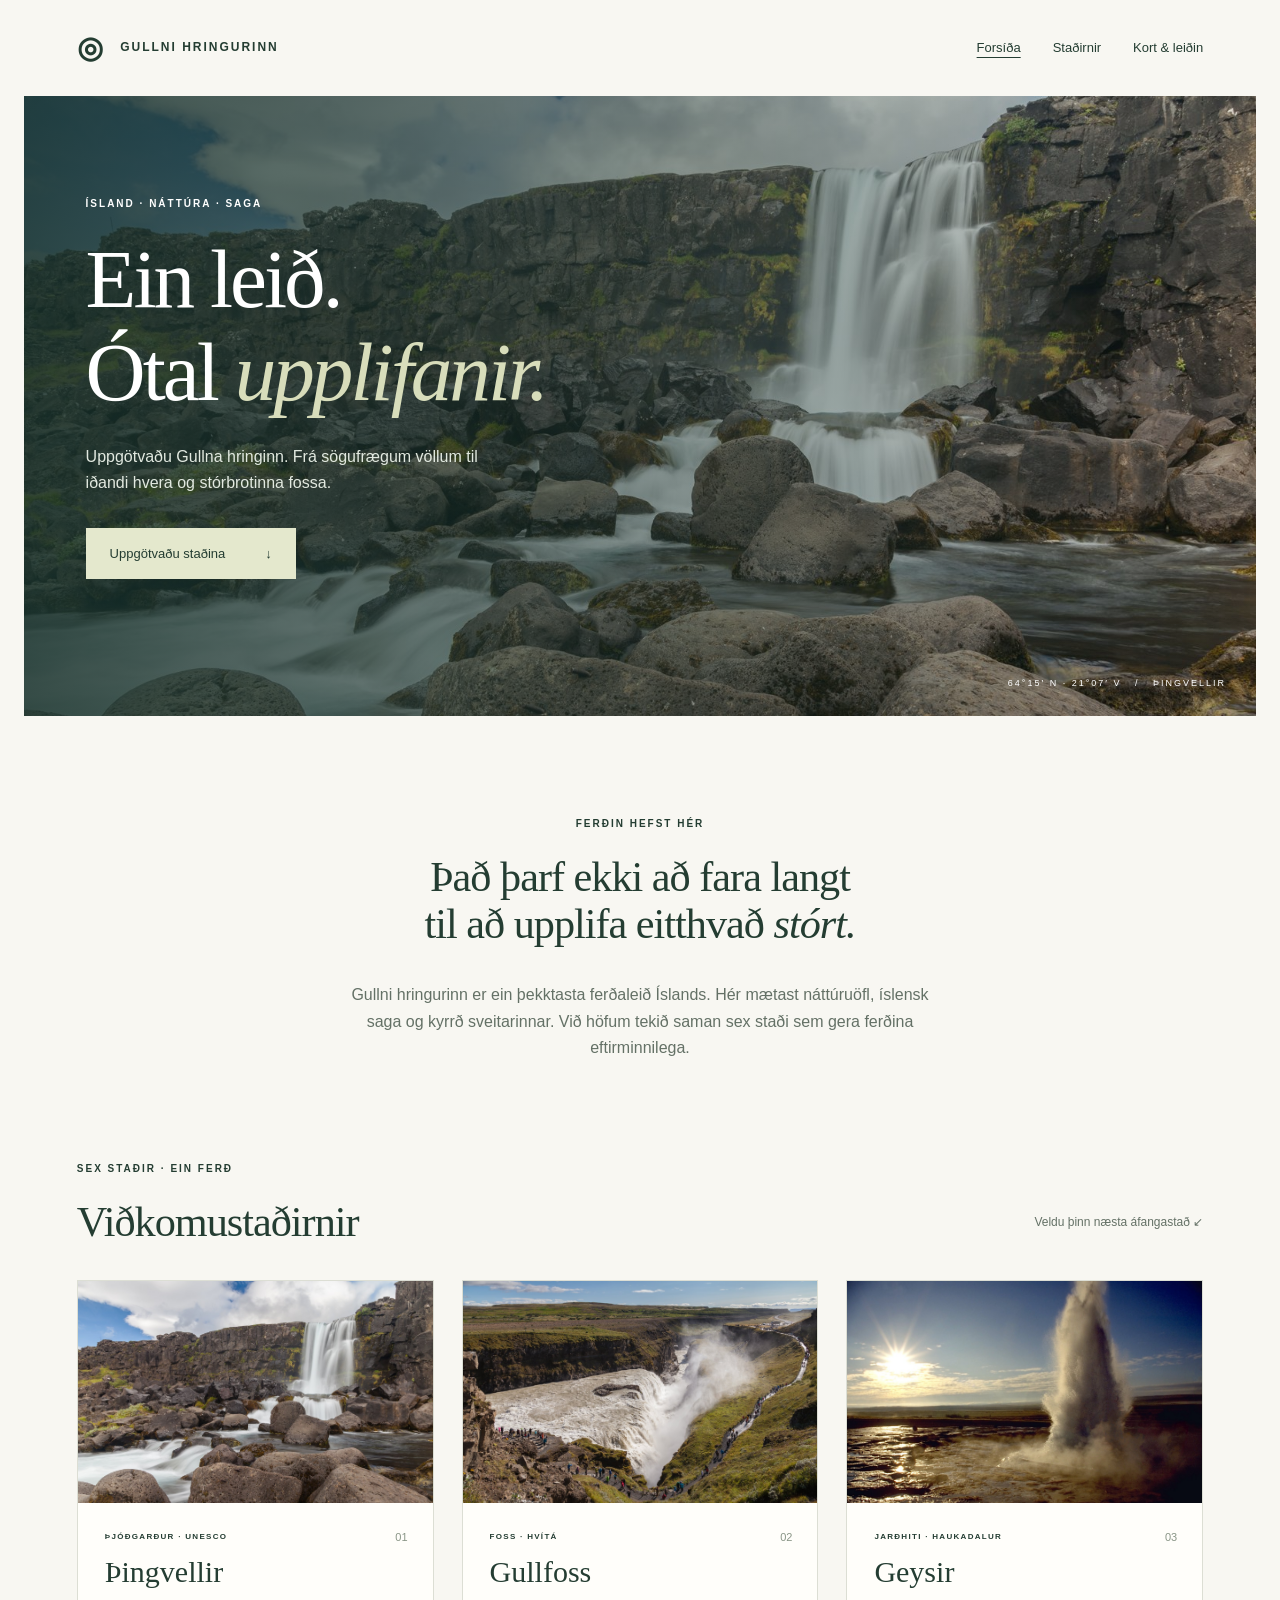
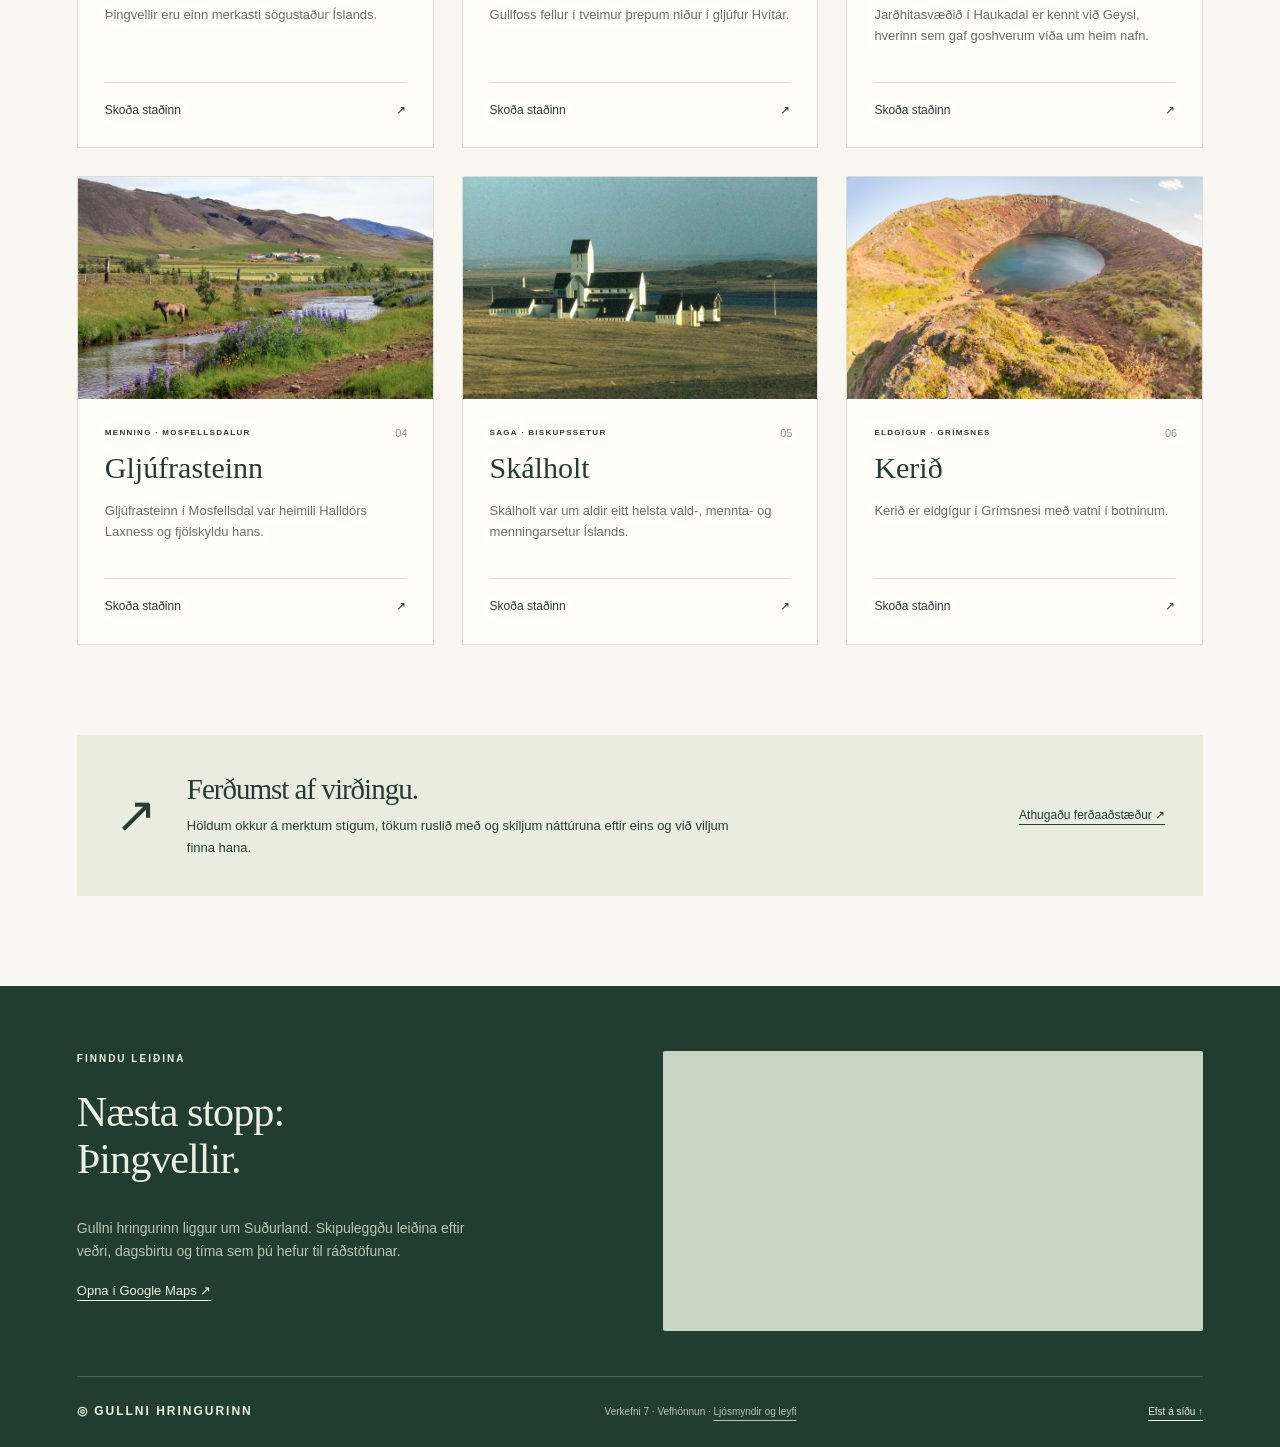
<file: verkefni-7/index.html>
<!doctype html>
<html lang="is">
<head>
    <meta charset="utf-8">
    <meta name="viewport" content="width=device-width, initial-scale=1">
    <meta name="description" content="Kynntu þér Gullna hringinn, náttúru, sögu og sex áhugaverða viðkomustaði á Suðurlandi.">
    <title>Forsíða · Gullni hringurinn</title>
    <link rel="stylesheet" href="styles.css">
</head>
<body id="top"><a class="skip-link" href="#main">Beint í efni</a><header class="site-header"><a class="brand" href="index.html"><span class="brand-icon">◎</span> GULLNI HRINGURINN</a><nav aria-label="Aðalvalmynd"><a href="index.html" aria-current="page">Forsíða</a><a href="index.html#stadir">Staðirnir</a><a href="#kort">Kort & leiðin</a></nav></header><main id="main"><section class="hero"><img src="images/thingvellir.jpg" alt="Öxarárfoss í Þingvallaþjóðgarði" width="1600" height="985"><div class="hero-copy"><span class="eyebrow">ÍSLAND · NÁTTÚRA · SAGA</span><h1>Ein leið.<br>Ótal <em>upplifanir.</em></h1><p>Uppgötvaðu Gullna hringinn. Frá sögufrægum völlum til iðandi hvera og stórbrotinna fossa.</p><a class="button" href="#stadir">Uppgötvaðu staðina <span aria-hidden="true">↓</span></a></div><span class="hero-caption">64°15′ N  ·  21°07′ V &nbsp; / &nbsp; ÞINGVELLIR</span></section><section class="intro"><span class="eyebrow">FERÐIN HEFST HÉR</span><h2>Það þarf ekki að fara langt<br>til að upplifa eitthvað <em>stórt.</em></h2><p>Gullni hringurinn er ein þekktasta ferðaleið Íslands. Hér mætast náttúruöfl, íslensk saga og kyrrð sveitarinnar. Við höfum tekið saman sex staði sem gera ferðina eftirminnilega.</p></section><section id="stadir" class="places"><div class="section-heading"><div><span class="eyebrow">SEX STAÐIR · EIN FERÐ</span><h2>Viðkomustaðirnir</h2></div><p>Veldu þinn næsta áfangastað ↙</p></div><div class="grid"><article class="place-card"><a class="image-link" href="thingvellir.html" aria-label="Nánar um Þingvellir"><img src="images/thingvellir.jpg" alt="Öxarárfoss í Þingvallaþjóðgarði" loading="lazy" width="1600" height="985"></a><div class="card-body"><span class="card-number">01</span><p class="eyebrow">Þjóðgarður · UNESCO</p><h3><a href="thingvellir.html">Þingvellir</a></h3><p>Þingvellir eru einn merkasti sögustaður Íslands.</p><a class="more" href="thingvellir.html">Skoða staðinn <span aria-hidden="true">↗</span></a></div></article><article class="place-card"><a class="image-link" href="gullfoss.html" aria-label="Nánar um Gullfoss"><img src="images/gullfoss.jpg" alt="Gullfoss og regnbogi í úðanum" loading="lazy" width="1600" height="1067"></a><div class="card-body"><span class="card-number">02</span><p class="eyebrow">Foss · Hvítá</p><h3><a href="gullfoss.html">Gullfoss</a></h3><p>Gullfoss fellur í tveimur þrepum niður í gljúfur Hvítár.</p><a class="more" href="gullfoss.html">Skoða staðinn <span aria-hidden="true">↗</span></a></div></article><article class="place-card"><a class="image-link" href="geysir.html" aria-label="Nánar um Geysir"><img src="images/geysir.jpg" alt="Strokkur gýs á jarðhitasvæðinu við Geysi" loading="lazy" width="1600" height="1066"></a><div class="card-body"><span class="card-number">03</span><p class="eyebrow">Jarðhiti · Haukadalur</p><h3><a href="geysir.html">Geysir</a></h3><p>Jarðhitasvæðið í Haukadal er kennt við Geysi, hverinn sem gaf goshverum víða um heim nafn.</p><a class="more" href="geysir.html">Skoða staðinn <span aria-hidden="true">↗</span></a></div></article><article class="place-card"><a class="image-link" href="gljufrasteinn.html" aria-label="Nánar um Gljúfrasteinn"><img src="images/gljufrasteinn.jpg" alt="Mosfellsdalur, dalurinn þar sem Gljúfrasteinn stendur" loading="lazy" width="1600" height="1067"></a><div class="card-body"><span class="card-number">04</span><p class="eyebrow">Menning · Mosfellsdalur</p><h3><a href="gljufrasteinn.html">Gljúfrasteinn</a></h3><p>Gljúfrasteinn í Mosfellsdal var heimili Halldórs Laxness og fjölskyldu hans.</p><a class="more" href="gljufrasteinn.html">Skoða staðinn <span aria-hidden="true">↗</span></a></div></article><article class="place-card"><a class="image-link" href="skalholt.html" aria-label="Nánar um Skálholt"><img src="images/skalholt.jpg" alt="Skálholtsdómkirkja og byggingar staðarins árið 1980" loading="lazy" width="1600" height="990"></a><div class="card-body"><span class="card-number">05</span><p class="eyebrow">Saga · Biskupssetur</p><h3><a href="skalholt.html">Skálholt</a></h3><p>Skálholt var um aldir eitt helsta vald-, mennta- og menningarsetur Íslands.</p><a class="more" href="skalholt.html">Skoða staðinn <span aria-hidden="true">↗</span></a></div></article><article class="place-card"><a class="image-link" href="kerid.html" aria-label="Nánar um Kerið"><img src="images/kerid.jpg" alt="Vatnið og rauðleitir gígveggir Kerins" loading="lazy" width="1600" height="1001"></a><div class="card-body"><span class="card-number">06</span><p class="eyebrow">Eldgígur · Grímsnes</p><h3><a href="kerid.html">Kerið</a></h3><p>Kerið er eldgígur í Grímsnesi með vatni í botninum.</p><a class="more" href="kerid.html">Skoða staðinn <span aria-hidden="true">↗</span></a></div></article></div></section><aside class="travel-note"><span aria-hidden="true">↗</span><div><h2>Ferðumst af virðingu.</h2><p>Höldum okkur á merktum stígum, tökum ruslið með og skiljum náttúruna eftir eins og við viljum finna hana.</p></div><a href="https://safetravel.is/" target="_blank" rel="noopener noreferrer">Athugaðu ferðaaðstæður ↗</a></aside></main><footer id="kort"><div class="footer-intro"><span class="eyebrow">FINNDU LEIÐINA</span><h2>Næsta stopp:<br>Þingvellir.</h2><p>Gullni hringurinn liggur um Suðurland. Skipuleggðu leiðina eftir veðri, dagsbirtu og tíma sem þú hefur til ráðstöfunar.</p><a href="https://www.google.com/maps/search/?api=1&amp;query=Thingvellir+Iceland" target="_blank" rel="noopener noreferrer">Opna í Google Maps ↗</a></div><iframe title="Staðsetning Þingvalla á Google Maps" src="https://maps.google.com/maps?q=Thingvellir%20Iceland&amp;output=embed" loading="lazy" referrerpolicy="no-referrer-when-downgrade"></iframe><div class="footer-bottom"><a class="brand" href="index.html">◎ GULLNI HRINGURINN</a><p>Verkefni 7 · Vefhönnun · <a href="myndheimildir.html">Ljósmyndir og leyfi</a></p><a href="#top">Efst á síðu ↑</a></div></footer></body>
</html>
</file>
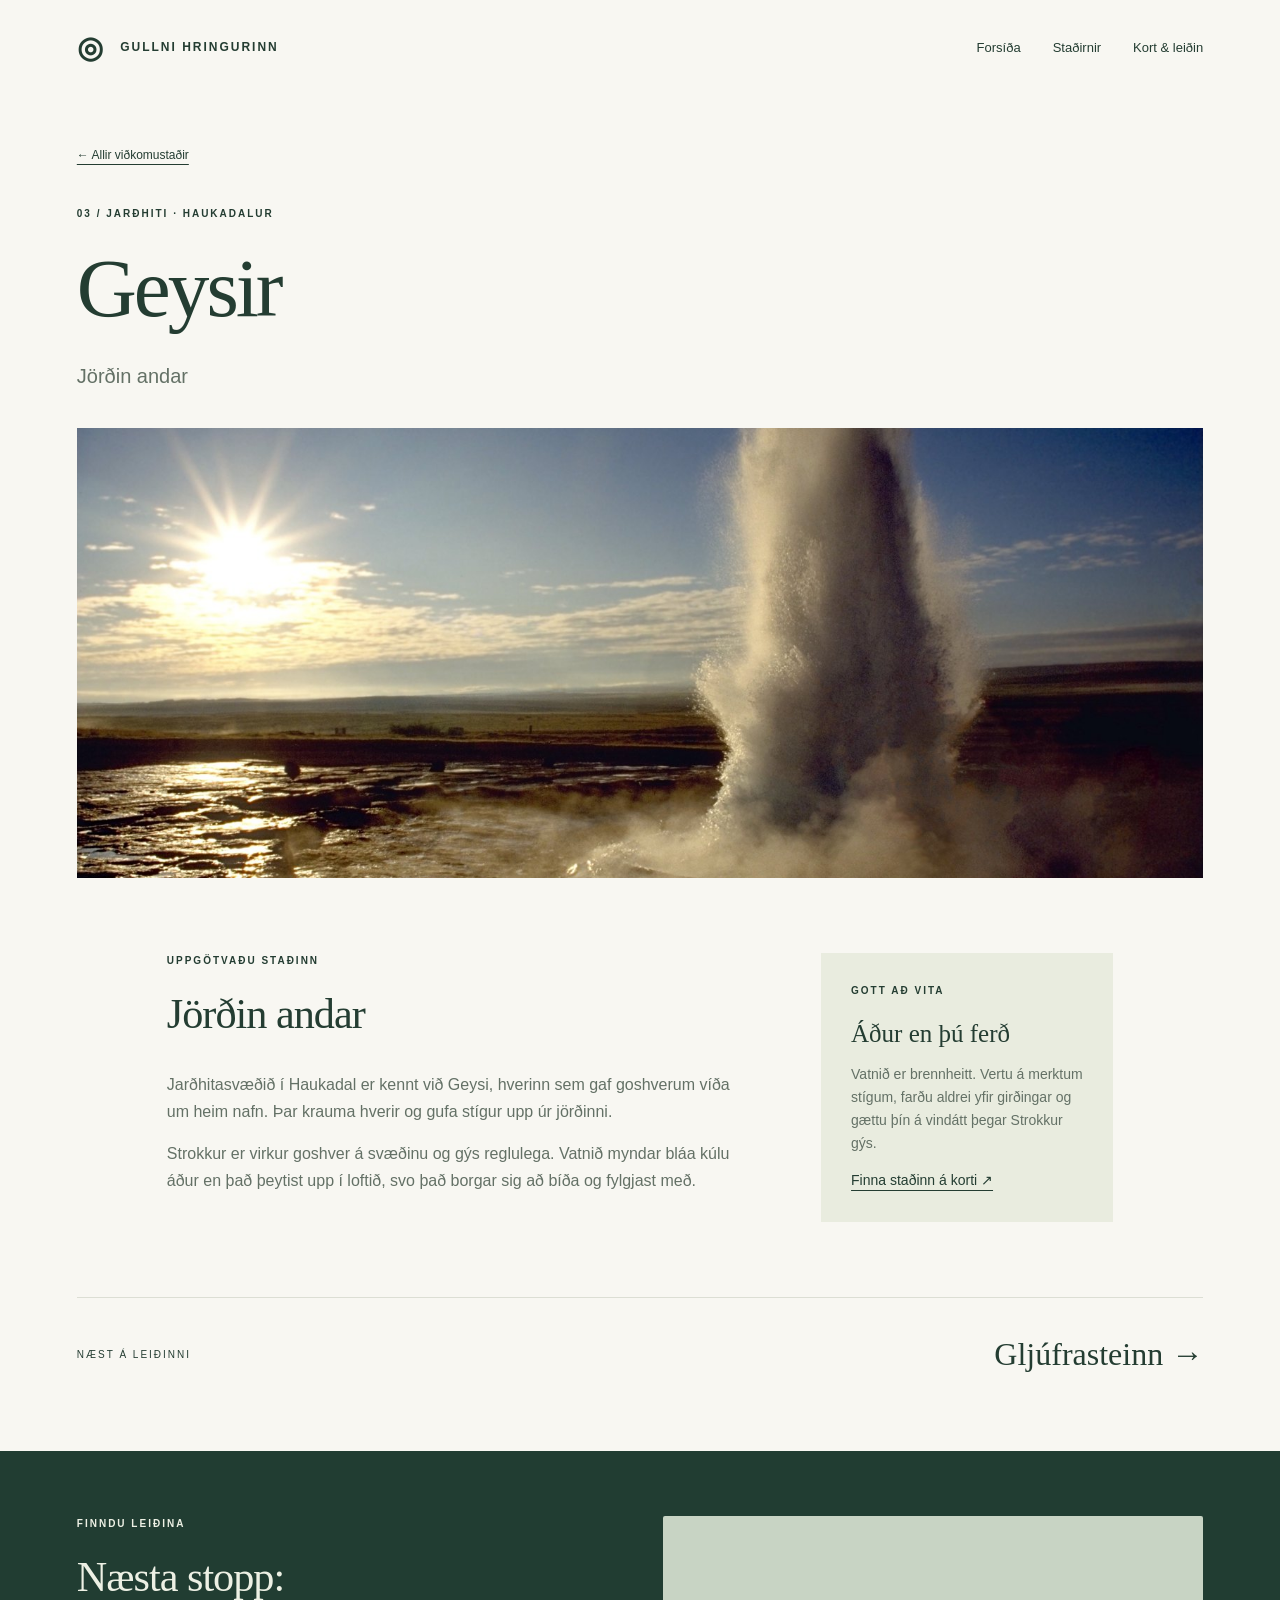
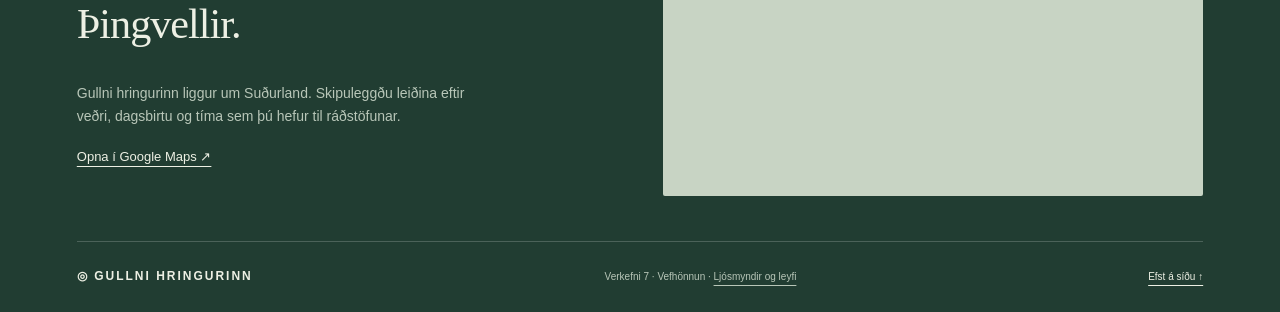
<file: verkefni-7/geysir.html>
<!doctype html>
<html lang="is">
<head>
    <meta charset="utf-8">
    <meta name="viewport" content="width=device-width, initial-scale=1">
    <meta name="description" content="Kynntu þér Gullna hringinn, náttúru, sögu og sex áhugaverða viðkomustaði á Suðurlandi.">
    <title>Geysir · Gullni hringurinn</title>
    <link rel="stylesheet" href="styles.css">
</head>
<body id="top"><a class="skip-link" href="#main">Beint í efni</a><header class="site-header"><a class="brand" href="index.html"><span class="brand-icon">◎</span> GULLNI HRINGURINN</a><nav aria-label="Aðalvalmynd"><a href="index.html" >Forsíða</a><a href="index.html#stadir">Staðirnir</a><a href="#kort">Kort & leiðin</a></nav></header><main id="main"><section class="detail-hero"><div><a class="breadcrumb" href="index.html#stadir">← Allir viðkomustaðir</a><p class="eyebrow">03 / Jarðhiti · Haukadalur</p><h1>Geysir</h1><p class="subtitle">Jörðin andar</p></div><img src="images/geysir.jpg" alt="Strokkur gýs á jarðhitasvæðinu við Geysi" width="1600" height="1066"></section><article class="detail-content"><div><span class="eyebrow">UPPGÖTVAÐU STAÐINN</span><h2>Jörðin andar</h2><p>Jarðhitasvæðið í Haukadal er kennt við Geysi, hverinn sem gaf goshverum víða um heim nafn. Þar krauma hverir og gufa stígur upp úr jörðinni.</p><p>Strokkur er virkur goshver á svæðinu og gýs reglulega. Vatnið myndar bláa kúlu áður en það þeytist upp í loftið, svo það borgar sig að bíða og fylgjast með.</p></div><aside><span class="eyebrow">GOTT AÐ VITA</span><h3>Áður en þú ferð</h3><p>Vatnið er brennheitt. Vertu á merktum stígum, farðu aldrei yfir girðingar og gættu þín á vindátt þegar Strokkur gýs.</p><a href="https://www.google.com/maps/search/?api=1&amp;query=geysir+Iceland" target="_blank" rel="noopener noreferrer">Finna staðinn á korti ↗</a></aside></article><div class="next-place"><span>NÆST Á LEIÐINNI</span><a href="gljufrasteinn.html">Gljúfrasteinn →</a></div></main><footer id="kort"><div class="footer-intro"><span class="eyebrow">FINNDU LEIÐINA</span><h2>Næsta stopp:<br>Þingvellir.</h2><p>Gullni hringurinn liggur um Suðurland. Skipuleggðu leiðina eftir veðri, dagsbirtu og tíma sem þú hefur til ráðstöfunar.</p><a href="https://www.google.com/maps/search/?api=1&amp;query=Thingvellir+Iceland" target="_blank" rel="noopener noreferrer">Opna í Google Maps ↗</a></div><iframe title="Staðsetning Þingvalla á Google Maps" src="https://maps.google.com/maps?q=Thingvellir%20Iceland&amp;output=embed" loading="lazy" referrerpolicy="no-referrer-when-downgrade"></iframe><div class="footer-bottom"><a class="brand" href="index.html">◎ GULLNI HRINGURINN</a><p>Verkefni 7 · Vefhönnun · <a href="myndheimildir.html">Ljósmyndir og leyfi</a></p><a href="#top">Efst á síðu ↑</a></div></footer></body>
</html>
</file>
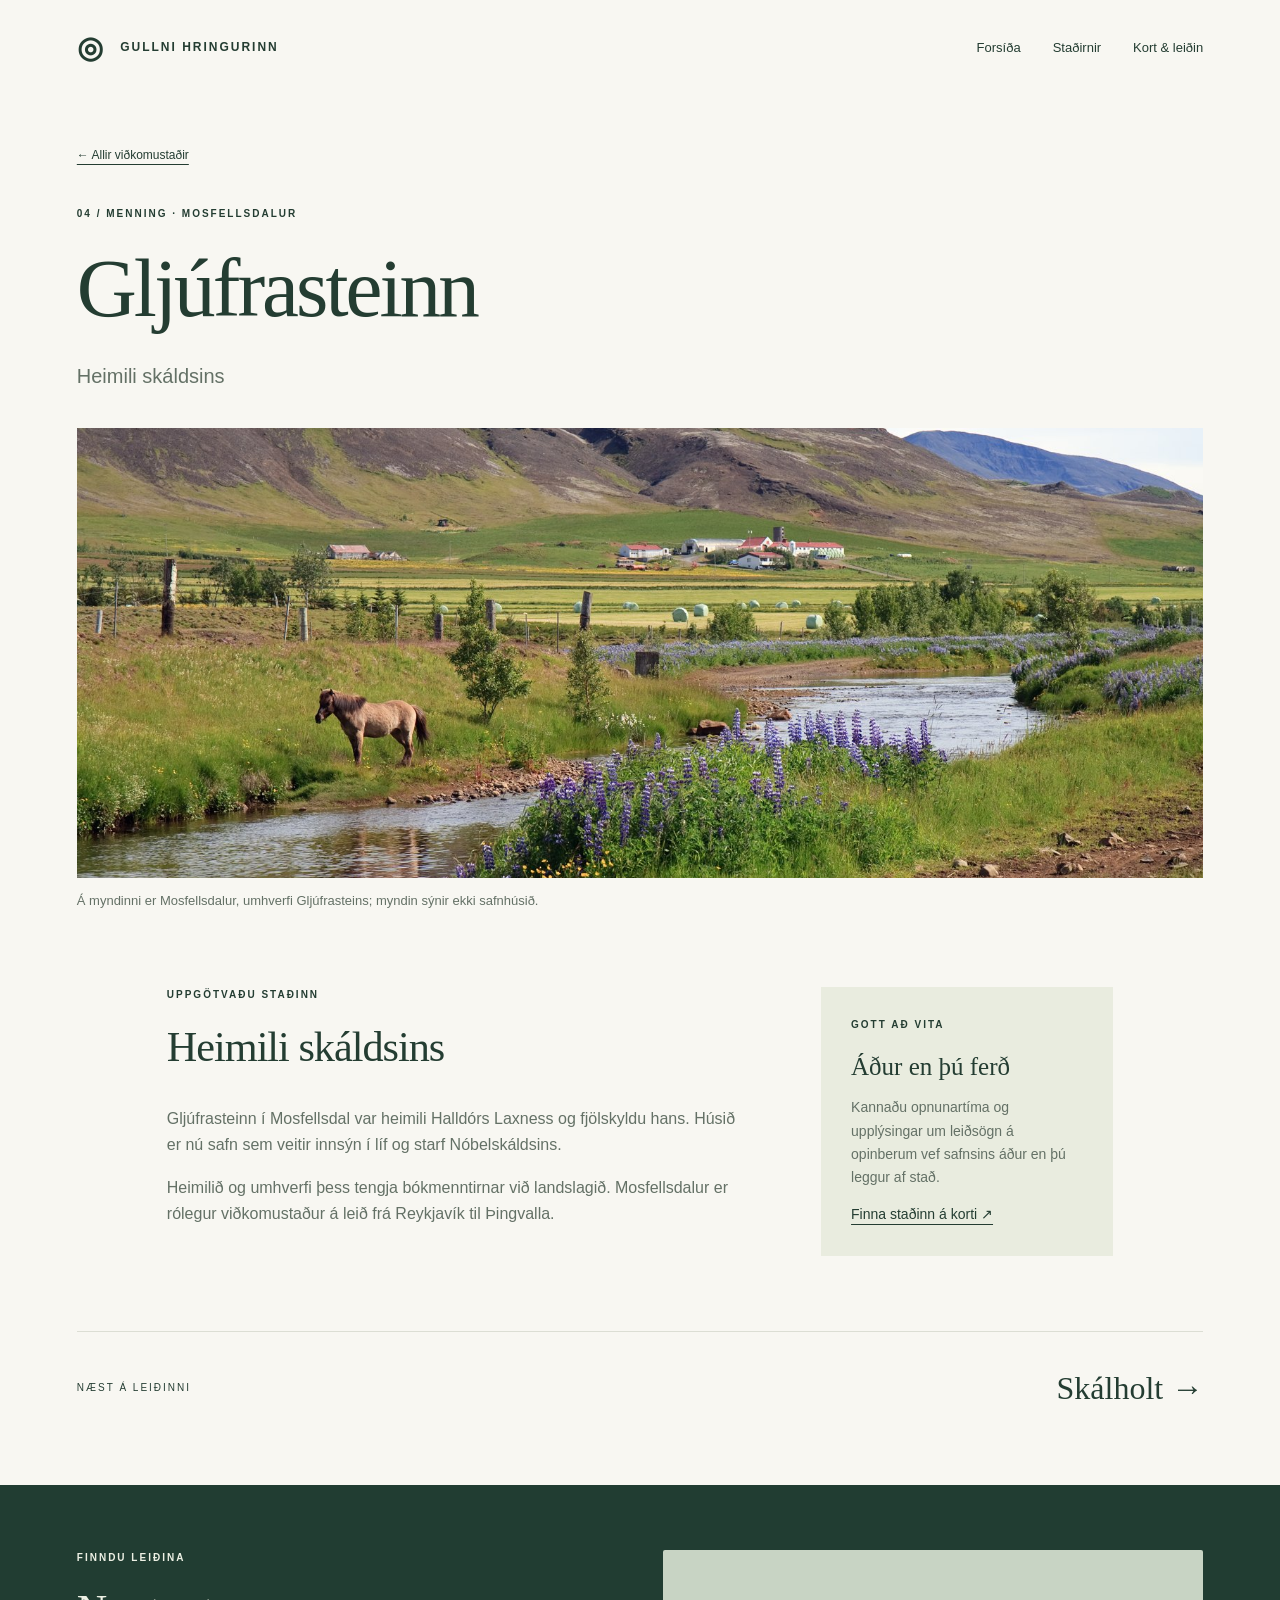
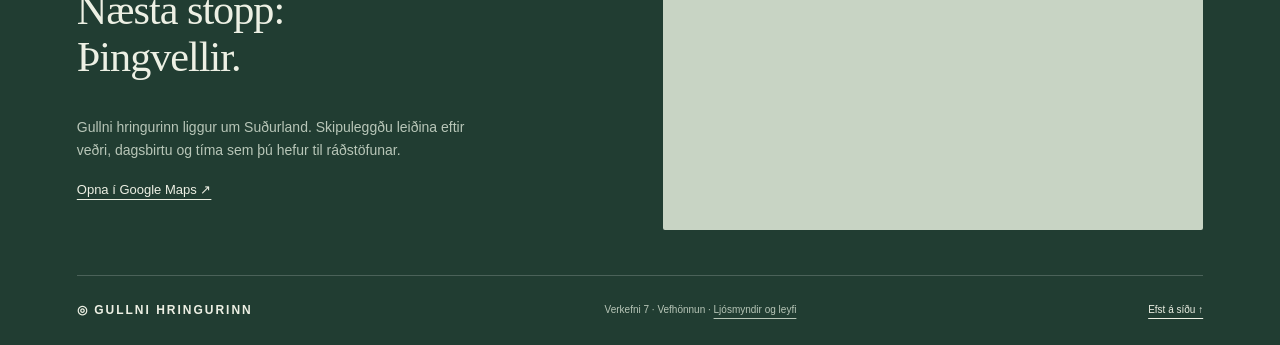
<file: verkefni-7/gljufrasteinn.html>
<!doctype html>
<html lang="is">
<head>
    <meta charset="utf-8">
    <meta name="viewport" content="width=device-width, initial-scale=1">
    <meta name="description" content="Kynntu þér Gullna hringinn, náttúru, sögu og sex áhugaverða viðkomustaði á Suðurlandi.">
    <title>Gljúfrasteinn · Gullni hringurinn</title>
    <link rel="stylesheet" href="styles.css">
</head>
<body id="top"><a class="skip-link" href="#main">Beint í efni</a><header class="site-header"><a class="brand" href="index.html"><span class="brand-icon">◎</span> GULLNI HRINGURINN</a><nav aria-label="Aðalvalmynd"><a href="index.html" >Forsíða</a><a href="index.html#stadir">Staðirnir</a><a href="#kort">Kort & leiðin</a></nav></header><main id="main"><section class="detail-hero"><div><a class="breadcrumb" href="index.html#stadir">← Allir viðkomustaðir</a><p class="eyebrow">04 / Menning · Mosfellsdalur</p><h1>Gljúfrasteinn</h1><p class="subtitle">Heimili skáldsins</p></div><img src="images/gljufrasteinn.jpg" alt="Mosfellsdalur, dalurinn þar sem Gljúfrasteinn stendur" width="1600" height="1067"><p class="photo-caption">Á myndinni er Mosfellsdalur, umhverfi Gljúfrasteins; myndin sýnir ekki safnhúsið.</p></section><article class="detail-content"><div><span class="eyebrow">UPPGÖTVAÐU STAÐINN</span><h2>Heimili skáldsins</h2><p>Gljúfrasteinn í Mosfellsdal var heimili Halldórs Laxness og fjölskyldu hans. Húsið er nú safn sem veitir innsýn í líf og starf Nóbelskáldsins.</p><p>Heimilið og umhverfi þess tengja bókmenntirnar við landslagið. Mosfellsdalur er rólegur viðkomustaður á leið frá Reykjavík til Þingvalla.</p></div><aside><span class="eyebrow">GOTT AÐ VITA</span><h3>Áður en þú ferð</h3><p>Kannaðu opnunartíma og upplýsingar um leiðsögn á opinberum vef safnsins áður en þú leggur af stað.</p><a href="https://www.google.com/maps/search/?api=1&amp;query=gljufrasteinn+Iceland" target="_blank" rel="noopener noreferrer">Finna staðinn á korti ↗</a></aside></article><div class="next-place"><span>NÆST Á LEIÐINNI</span><a href="skalholt.html">Skálholt →</a></div></main><footer id="kort"><div class="footer-intro"><span class="eyebrow">FINNDU LEIÐINA</span><h2>Næsta stopp:<br>Þingvellir.</h2><p>Gullni hringurinn liggur um Suðurland. Skipuleggðu leiðina eftir veðri, dagsbirtu og tíma sem þú hefur til ráðstöfunar.</p><a href="https://www.google.com/maps/search/?api=1&amp;query=Thingvellir+Iceland" target="_blank" rel="noopener noreferrer">Opna í Google Maps ↗</a></div><iframe title="Staðsetning Þingvalla á Google Maps" src="https://maps.google.com/maps?q=Thingvellir%20Iceland&amp;output=embed" loading="lazy" referrerpolicy="no-referrer-when-downgrade"></iframe><div class="footer-bottom"><a class="brand" href="index.html">◎ GULLNI HRINGURINN</a><p>Verkefni 7 · Vefhönnun · <a href="myndheimildir.html">Ljósmyndir og leyfi</a></p><a href="#top">Efst á síðu ↑</a></div></footer></body>
</html>
</file>
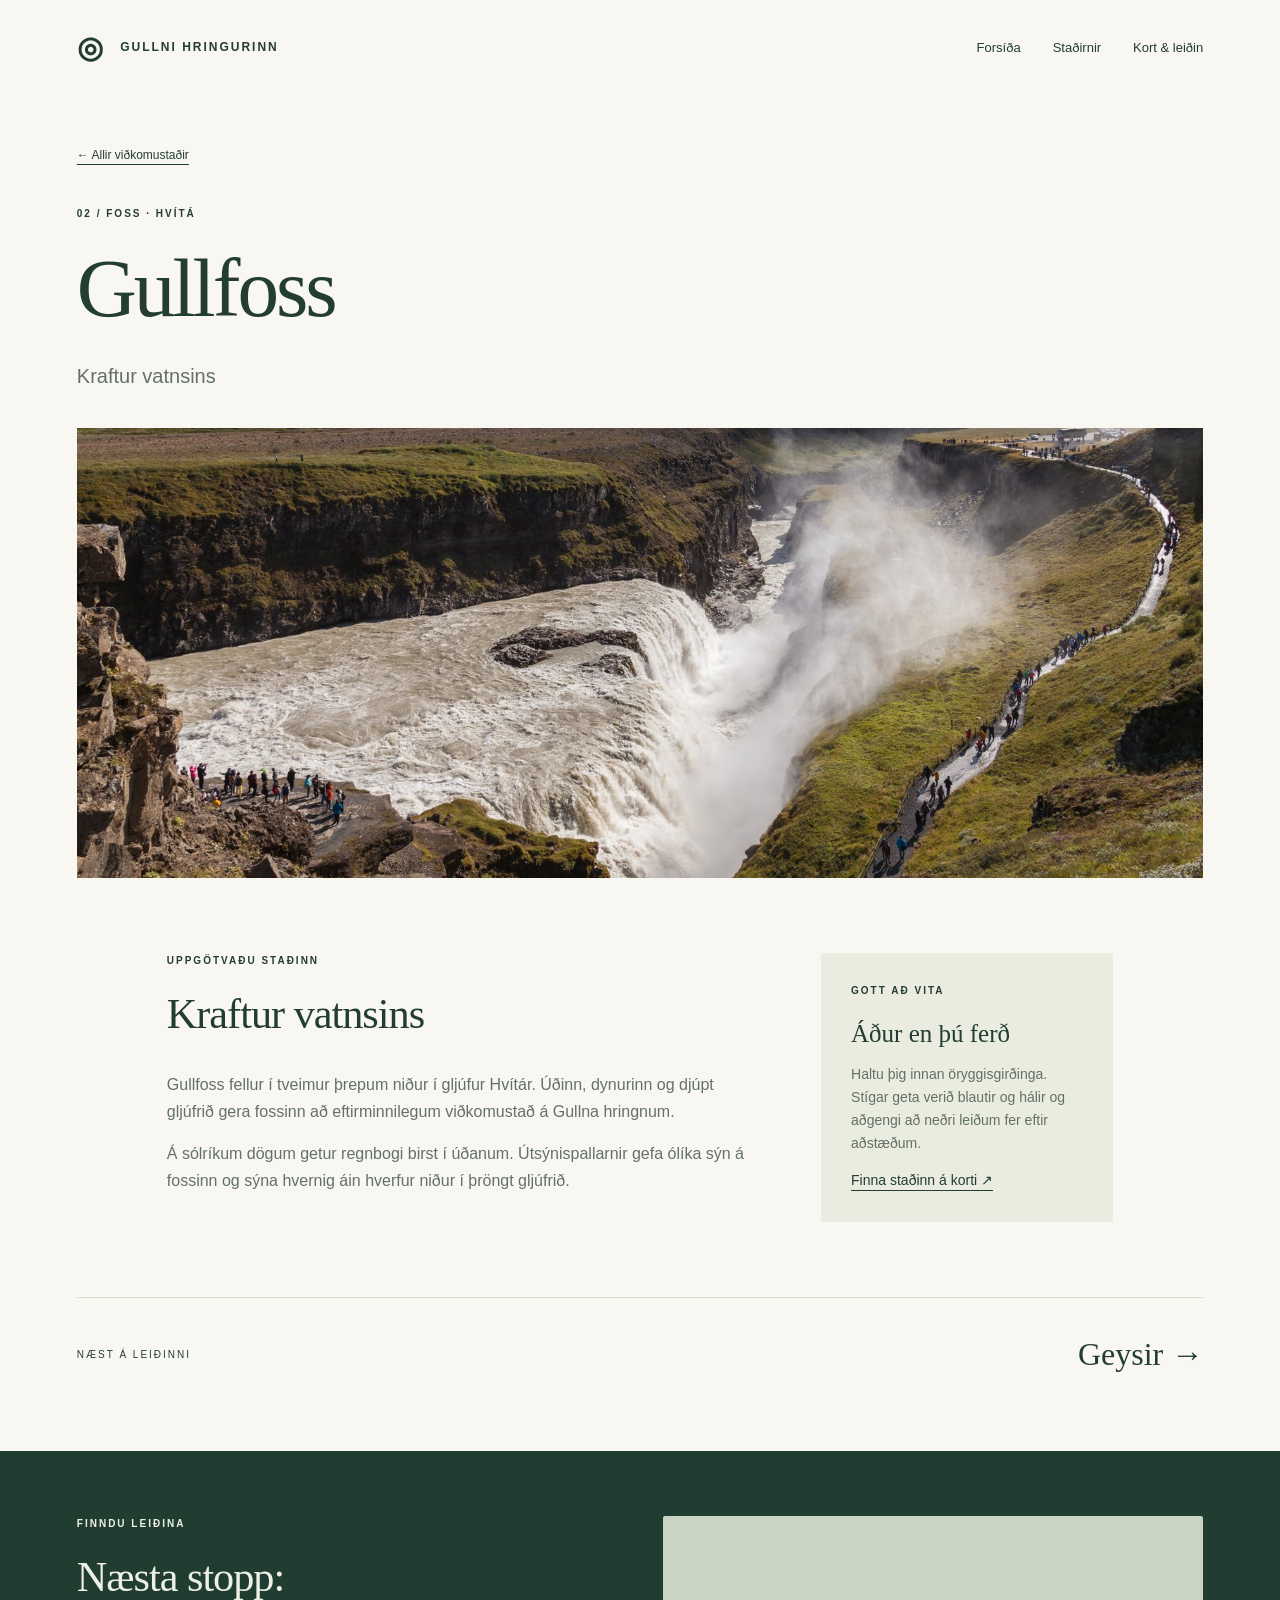
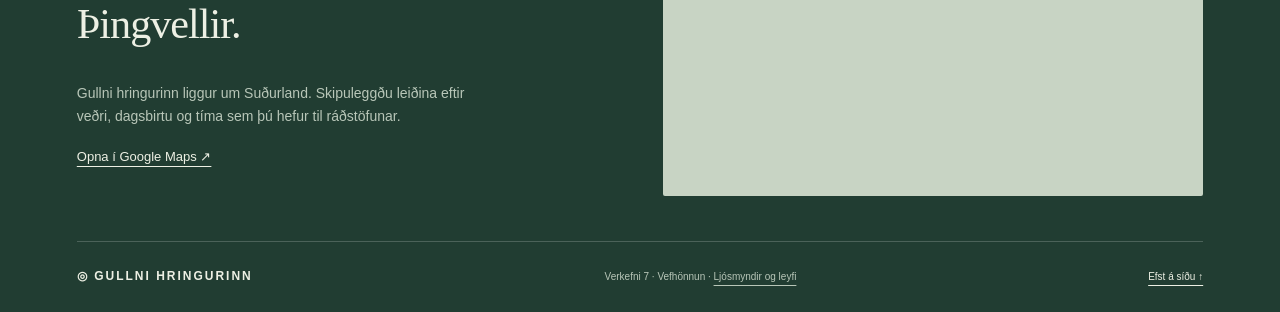
<file: verkefni-7/gullfoss.html>
<!doctype html>
<html lang="is">
<head>
    <meta charset="utf-8">
    <meta name="viewport" content="width=device-width, initial-scale=1">
    <meta name="description" content="Kynntu þér Gullna hringinn, náttúru, sögu og sex áhugaverða viðkomustaði á Suðurlandi.">
    <title>Gullfoss · Gullni hringurinn</title>
    <link rel="stylesheet" href="styles.css">
</head>
<body id="top"><a class="skip-link" href="#main">Beint í efni</a><header class="site-header"><a class="brand" href="index.html"><span class="brand-icon">◎</span> GULLNI HRINGURINN</a><nav aria-label="Aðalvalmynd"><a href="index.html" >Forsíða</a><a href="index.html#stadir">Staðirnir</a><a href="#kort">Kort & leiðin</a></nav></header><main id="main"><section class="detail-hero"><div><a class="breadcrumb" href="index.html#stadir">← Allir viðkomustaðir</a><p class="eyebrow">02 / Foss · Hvítá</p><h1>Gullfoss</h1><p class="subtitle">Kraftur vatnsins</p></div><img src="images/gullfoss.jpg" alt="Gullfoss og regnbogi í úðanum" width="1600" height="1067"></section><article class="detail-content"><div><span class="eyebrow">UPPGÖTVAÐU STAÐINN</span><h2>Kraftur vatnsins</h2><p>Gullfoss fellur í tveimur þrepum niður í gljúfur Hvítár. Úðinn, dynurinn og djúpt gljúfrið gera fossinn að eftirminnilegum viðkomustað á Gullna hringnum.</p><p>Á sólríkum dögum getur regnbogi birst í úðanum. Útsýnispallarnir gefa ólíka sýn á fossinn og sýna hvernig áin hverfur niður í þröngt gljúfrið.</p></div><aside><span class="eyebrow">GOTT AÐ VITA</span><h3>Áður en þú ferð</h3><p>Haltu þig innan öryggisgirðinga. Stígar geta verið blautir og hálir og aðgengi að neðri leiðum fer eftir aðstæðum.</p><a href="https://www.google.com/maps/search/?api=1&amp;query=gullfoss+Iceland" target="_blank" rel="noopener noreferrer">Finna staðinn á korti ↗</a></aside></article><div class="next-place"><span>NÆST Á LEIÐINNI</span><a href="geysir.html">Geysir →</a></div></main><footer id="kort"><div class="footer-intro"><span class="eyebrow">FINNDU LEIÐINA</span><h2>Næsta stopp:<br>Þingvellir.</h2><p>Gullni hringurinn liggur um Suðurland. Skipuleggðu leiðina eftir veðri, dagsbirtu og tíma sem þú hefur til ráðstöfunar.</p><a href="https://www.google.com/maps/search/?api=1&amp;query=Thingvellir+Iceland" target="_blank" rel="noopener noreferrer">Opna í Google Maps ↗</a></div><iframe title="Staðsetning Þingvalla á Google Maps" src="https://maps.google.com/maps?q=Thingvellir%20Iceland&amp;output=embed" loading="lazy" referrerpolicy="no-referrer-when-downgrade"></iframe><div class="footer-bottom"><a class="brand" href="index.html">◎ GULLNI HRINGURINN</a><p>Verkefni 7 · Vefhönnun · <a href="myndheimildir.html">Ljósmyndir og leyfi</a></p><a href="#top">Efst á síðu ↑</a></div></footer></body>
</html>
</file>
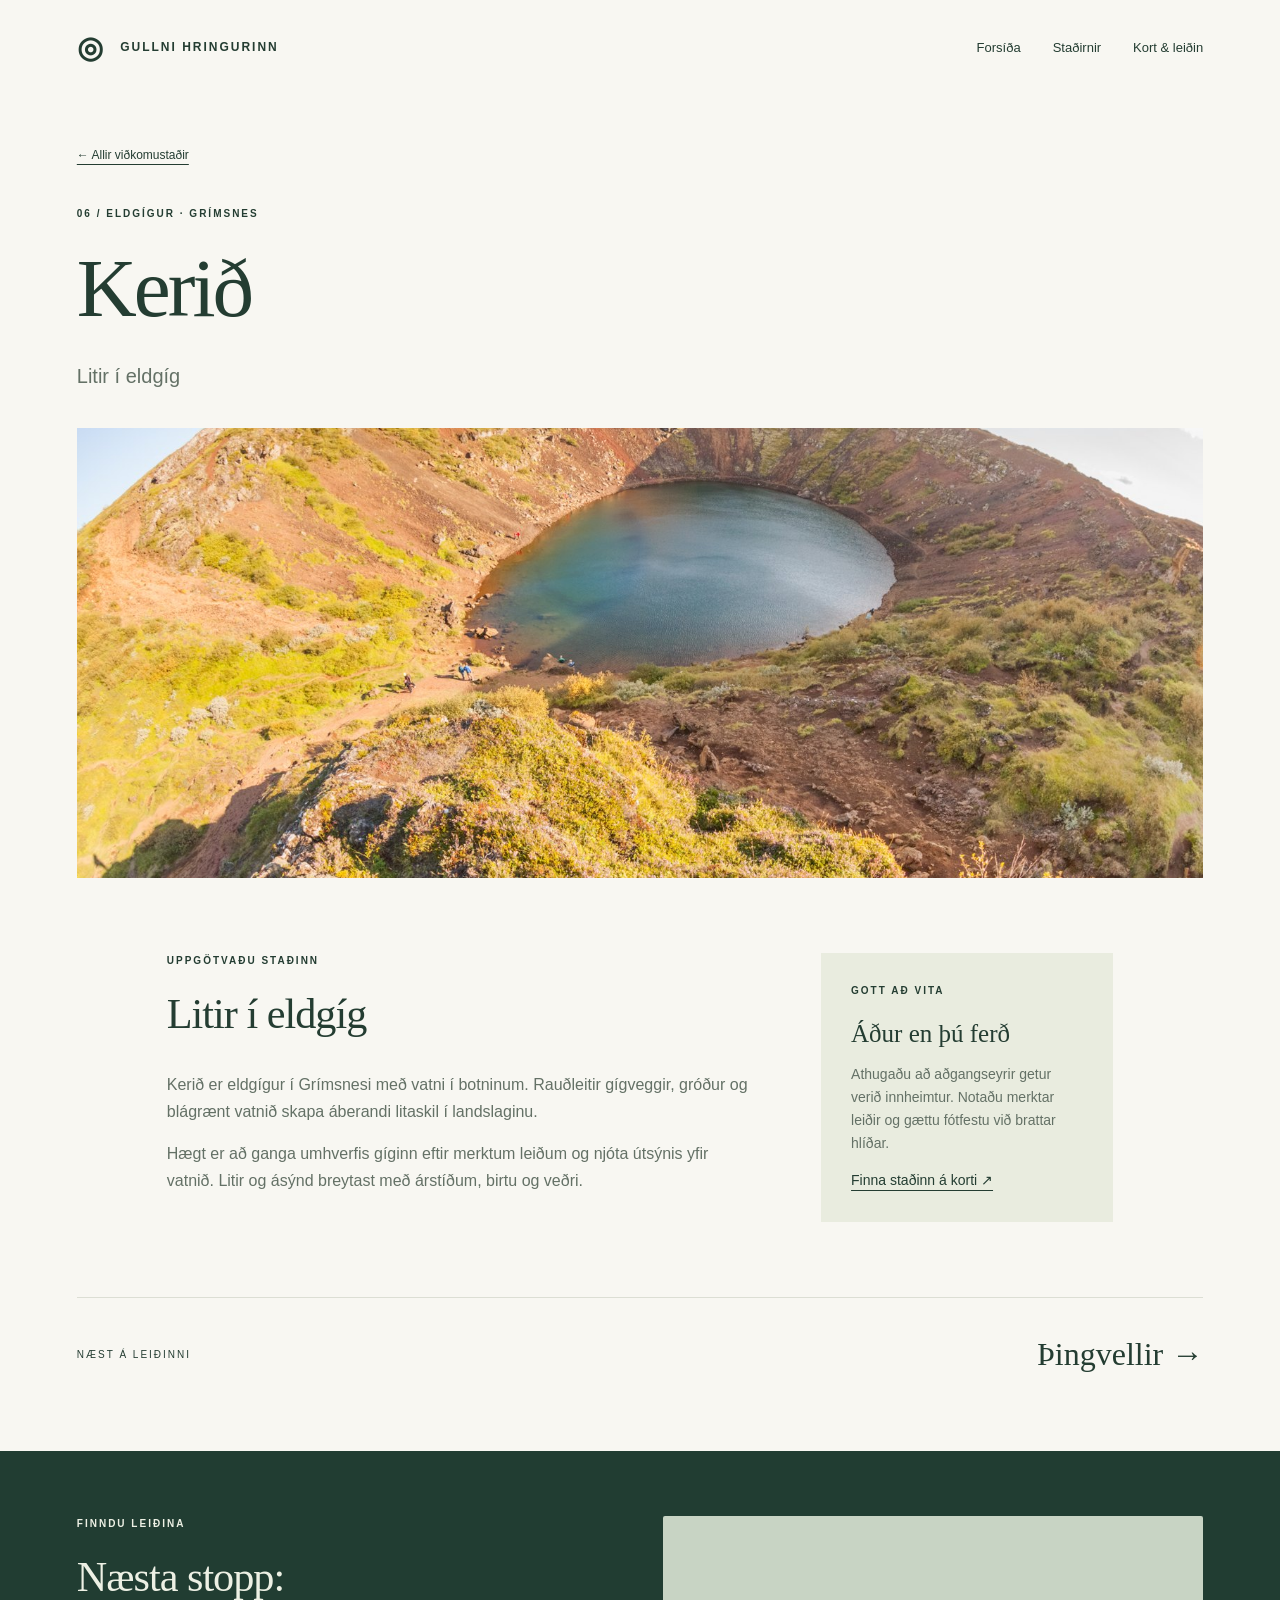
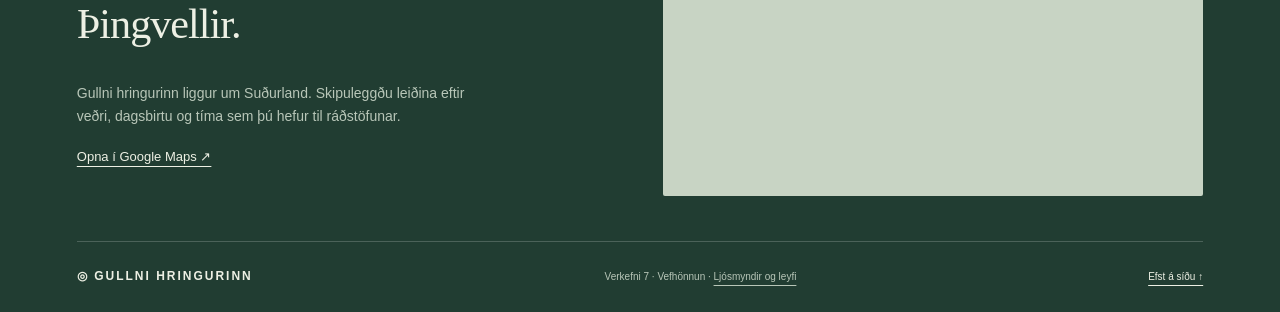
<file: verkefni-7/kerid.html>
<!doctype html>
<html lang="is">
<head>
    <meta charset="utf-8">
    <meta name="viewport" content="width=device-width, initial-scale=1">
    <meta name="description" content="Kynntu þér Gullna hringinn, náttúru, sögu og sex áhugaverða viðkomustaði á Suðurlandi.">
    <title>Kerið · Gullni hringurinn</title>
    <link rel="stylesheet" href="styles.css">
</head>
<body id="top"><a class="skip-link" href="#main">Beint í efni</a><header class="site-header"><a class="brand" href="index.html"><span class="brand-icon">◎</span> GULLNI HRINGURINN</a><nav aria-label="Aðalvalmynd"><a href="index.html" >Forsíða</a><a href="index.html#stadir">Staðirnir</a><a href="#kort">Kort & leiðin</a></nav></header><main id="main"><section class="detail-hero"><div><a class="breadcrumb" href="index.html#stadir">← Allir viðkomustaðir</a><p class="eyebrow">06 / Eldgígur · Grímsnes</p><h1>Kerið</h1><p class="subtitle">Litir í eldgíg</p></div><img src="images/kerid.jpg" alt="Vatnið og rauðleitir gígveggir Kerins" width="1600" height="1001"></section><article class="detail-content"><div><span class="eyebrow">UPPGÖTVAÐU STAÐINN</span><h2>Litir í eldgíg</h2><p>Kerið er eldgígur í Grímsnesi með vatni í botninum. Rauðleitir gígveggir, gróður og blágrænt vatnið skapa áberandi litaskil í landslaginu.</p><p>Hægt er að ganga umhverfis gíginn eftir merktum leiðum og njóta útsýnis yfir vatnið. Litir og ásýnd breytast með árstíðum, birtu og veðri.</p></div><aside><span class="eyebrow">GOTT AÐ VITA</span><h3>Áður en þú ferð</h3><p>Athugaðu að aðgangseyrir getur verið innheimtur. Notaðu merktar leiðir og gættu fótfestu við brattar hlíðar.</p><a href="https://www.google.com/maps/search/?api=1&amp;query=kerid+Iceland" target="_blank" rel="noopener noreferrer">Finna staðinn á korti ↗</a></aside></article><div class="next-place"><span>NÆST Á LEIÐINNI</span><a href="thingvellir.html">Þingvellir →</a></div></main><footer id="kort"><div class="footer-intro"><span class="eyebrow">FINNDU LEIÐINA</span><h2>Næsta stopp:<br>Þingvellir.</h2><p>Gullni hringurinn liggur um Suðurland. Skipuleggðu leiðina eftir veðri, dagsbirtu og tíma sem þú hefur til ráðstöfunar.</p><a href="https://www.google.com/maps/search/?api=1&amp;query=Thingvellir+Iceland" target="_blank" rel="noopener noreferrer">Opna í Google Maps ↗</a></div><iframe title="Staðsetning Þingvalla á Google Maps" src="https://maps.google.com/maps?q=Thingvellir%20Iceland&amp;output=embed" loading="lazy" referrerpolicy="no-referrer-when-downgrade"></iframe><div class="footer-bottom"><a class="brand" href="index.html">◎ GULLNI HRINGURINN</a><p>Verkefni 7 · Vefhönnun · <a href="myndheimildir.html">Ljósmyndir og leyfi</a></p><a href="#top">Efst á síðu ↑</a></div></footer></body>
</html>
</file>
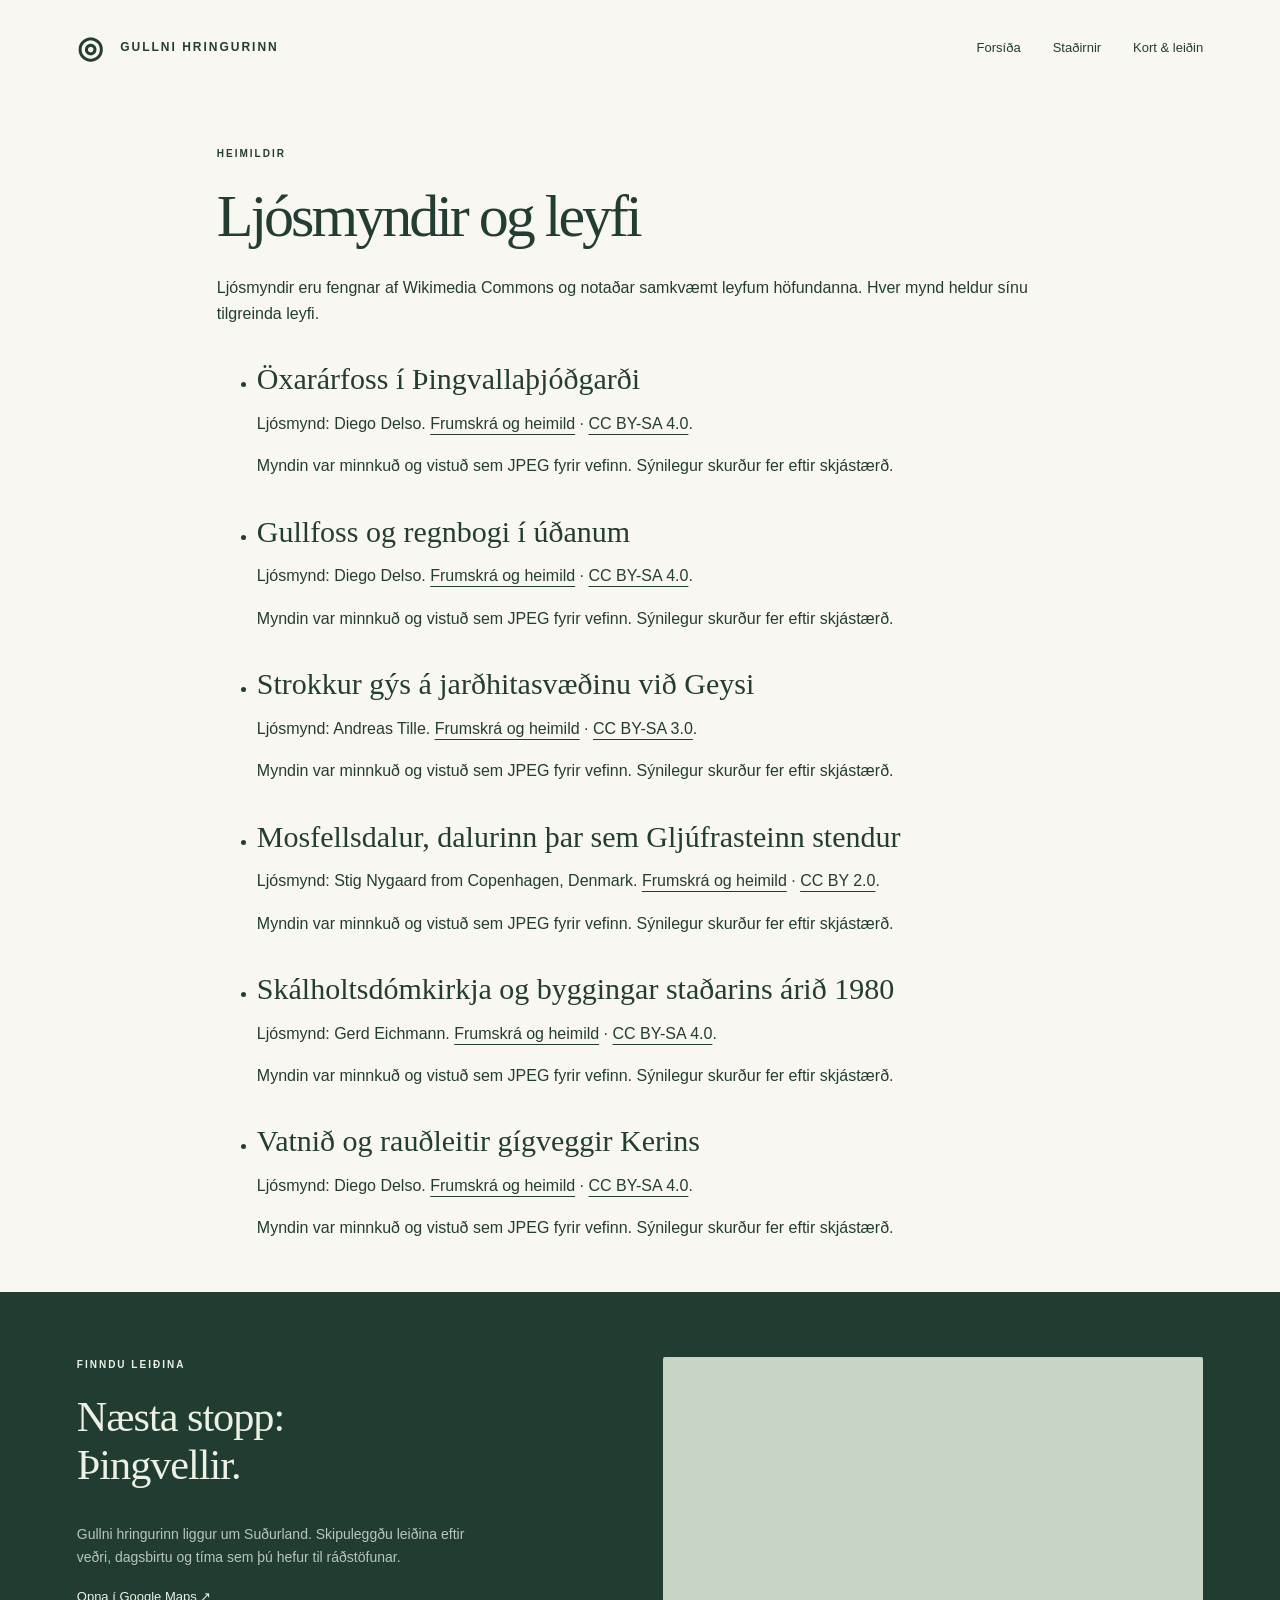
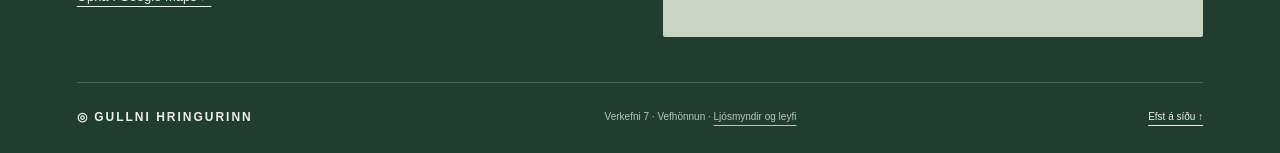
<file: verkefni-7/myndheimildir.html>
<!doctype html>
<html lang="is">
<head>
    <meta charset="utf-8">
    <meta name="viewport" content="width=device-width, initial-scale=1">
    <meta name="description" content="Kynntu þér Gullna hringinn, náttúru, sögu og sex áhugaverða viðkomustaði á Suðurlandi.">
    <title>Ljósmyndaheimildir · Gullni hringurinn</title>
    <link rel="stylesheet" href="styles.css">
</head>
<body id="top"><a class="skip-link" href="#main">Beint í efni</a><header class="site-header"><a class="brand" href="index.html"><span class="brand-icon">◎</span> GULLNI HRINGURINN</a><nav aria-label="Aðalvalmynd"><a href="index.html" >Forsíða</a><a href="index.html#stadir">Staðirnir</a><a href="#kort">Kort & leiðin</a></nav></header><main id="main" class="photo-sources"><span class="eyebrow">HEIMILDIR</span><h1>Ljósmyndir og leyfi</h1><p>Ljósmyndir eru fengnar af Wikimedia Commons og notaðar samkvæmt leyfum höfundanna. Hver mynd heldur sínu tilgreinda leyfi.</p><ul><li><h3>Öxarárfoss í Þingvallaþjóðgarði</h3><p>Ljósmynd: Diego Delso. <a href="https://commons.wikimedia.org/wiki/File:%C3%96xar%C3%A1rfoss,_Parque_Nacional_de_%C3%9Eingvellir,_Su%C3%B0urland,_Islandia,_2014-08-16,_DD_029.JPG">Frumskrá og heimild</a> · <a href="https://creativecommons.org/licenses/by-sa/4.0">CC BY-SA 4.0</a>.</p><p>Myndin var minnkuð og vistuð sem JPEG fyrir vefinn. Sýnilegur skurður fer eftir skjástærð.</p></li><li><h3>Gullfoss og regnbogi í úðanum</h3><p>Ljósmynd: Diego Delso. <a href="https://commons.wikimedia.org/wiki/File:Gullfoss,_Su%C3%B0urland,_Islandia,_2014-08-16,_DD_119.JPG">Frumskrá og heimild</a> · <a href="https://creativecommons.org/licenses/by-sa/4.0">CC BY-SA 4.0</a>.</p><p>Myndin var minnkuð og vistuð sem JPEG fyrir vefinn. Sýnilegur skurður fer eftir skjástærð.</p></li><li><h3>Strokkur gýs á jarðhitasvæðinu við Geysi</h3><p>Ljósmynd: Andreas Tille. <a href="https://commons.wikimedia.org/wiki/File:Strokkur_geyser_eruption,_close-up_view.jpg">Frumskrá og heimild</a> · <a href="https://creativecommons.org/licenses/by-sa/3.0">CC BY-SA 3.0</a>.</p><p>Myndin var minnkuð og vistuð sem JPEG fyrir vefinn. Sýnilegur skurður fer eftir skjástærð.</p></li><li><h3>Mosfellsdalur, dalurinn þar sem Gljúfrasteinn stendur</h3><p>Ljósmynd: Stig Nygaard from Copenhagen, Denmark. <a href="https://commons.wikimedia.org/wiki/File:Mosfellsdalur.jpg">Frumskrá og heimild</a> · <a href="https://creativecommons.org/licenses/by/2.0">CC BY 2.0</a>.</p><p>Myndin var minnkuð og vistuð sem JPEG fyrir vefinn. Sýnilegur skurður fer eftir skjástærð.</p></li><li><h3>Skálholtsdómkirkja og byggingar staðarins árið 1980</h3><p>Ljósmynd: Gerd Eichmann. <a href="https://commons.wikimedia.org/wiki/File:Skalholt-04-1980-gje.jpg">Frumskrá og heimild</a> · <a href="https://creativecommons.org/licenses/by-sa/4.0">CC BY-SA 4.0</a>.</p><p>Myndin var minnkuð og vistuð sem JPEG fyrir vefinn. Sýnilegur skurður fer eftir skjástærð.</p></li><li><h3>Vatnið og rauðleitir gígveggir Kerins</h3><p>Ljósmynd: Diego Delso. <a href="https://commons.wikimedia.org/wiki/File:Crater_volc%C3%A1nico_Keri%C3%B0,_Su%C3%B0urland,_Islandia,_2014-08-16,_DD_151.jpg">Frumskrá og heimild</a> · <a href="https://creativecommons.org/licenses/by-sa/4.0">CC BY-SA 4.0</a>.</p><p>Myndin var minnkuð og vistuð sem JPEG fyrir vefinn. Sýnilegur skurður fer eftir skjástærð.</p></li></ul></main><footer id="kort"><div class="footer-intro"><span class="eyebrow">FINNDU LEIÐINA</span><h2>Næsta stopp:<br>Þingvellir.</h2><p>Gullni hringurinn liggur um Suðurland. Skipuleggðu leiðina eftir veðri, dagsbirtu og tíma sem þú hefur til ráðstöfunar.</p><a href="https://www.google.com/maps/search/?api=1&amp;query=Thingvellir+Iceland" target="_blank" rel="noopener noreferrer">Opna í Google Maps ↗</a></div><iframe title="Staðsetning Þingvalla á Google Maps" src="https://maps.google.com/maps?q=Thingvellir%20Iceland&amp;output=embed" loading="lazy" referrerpolicy="no-referrer-when-downgrade"></iframe><div class="footer-bottom"><a class="brand" href="index.html">◎ GULLNI HRINGURINN</a><p>Verkefni 7 · Vefhönnun · <a href="myndheimildir.html">Ljósmyndir og leyfi</a></p><a href="#top">Efst á síðu ↑</a></div></footer></body>
</html>
</file>
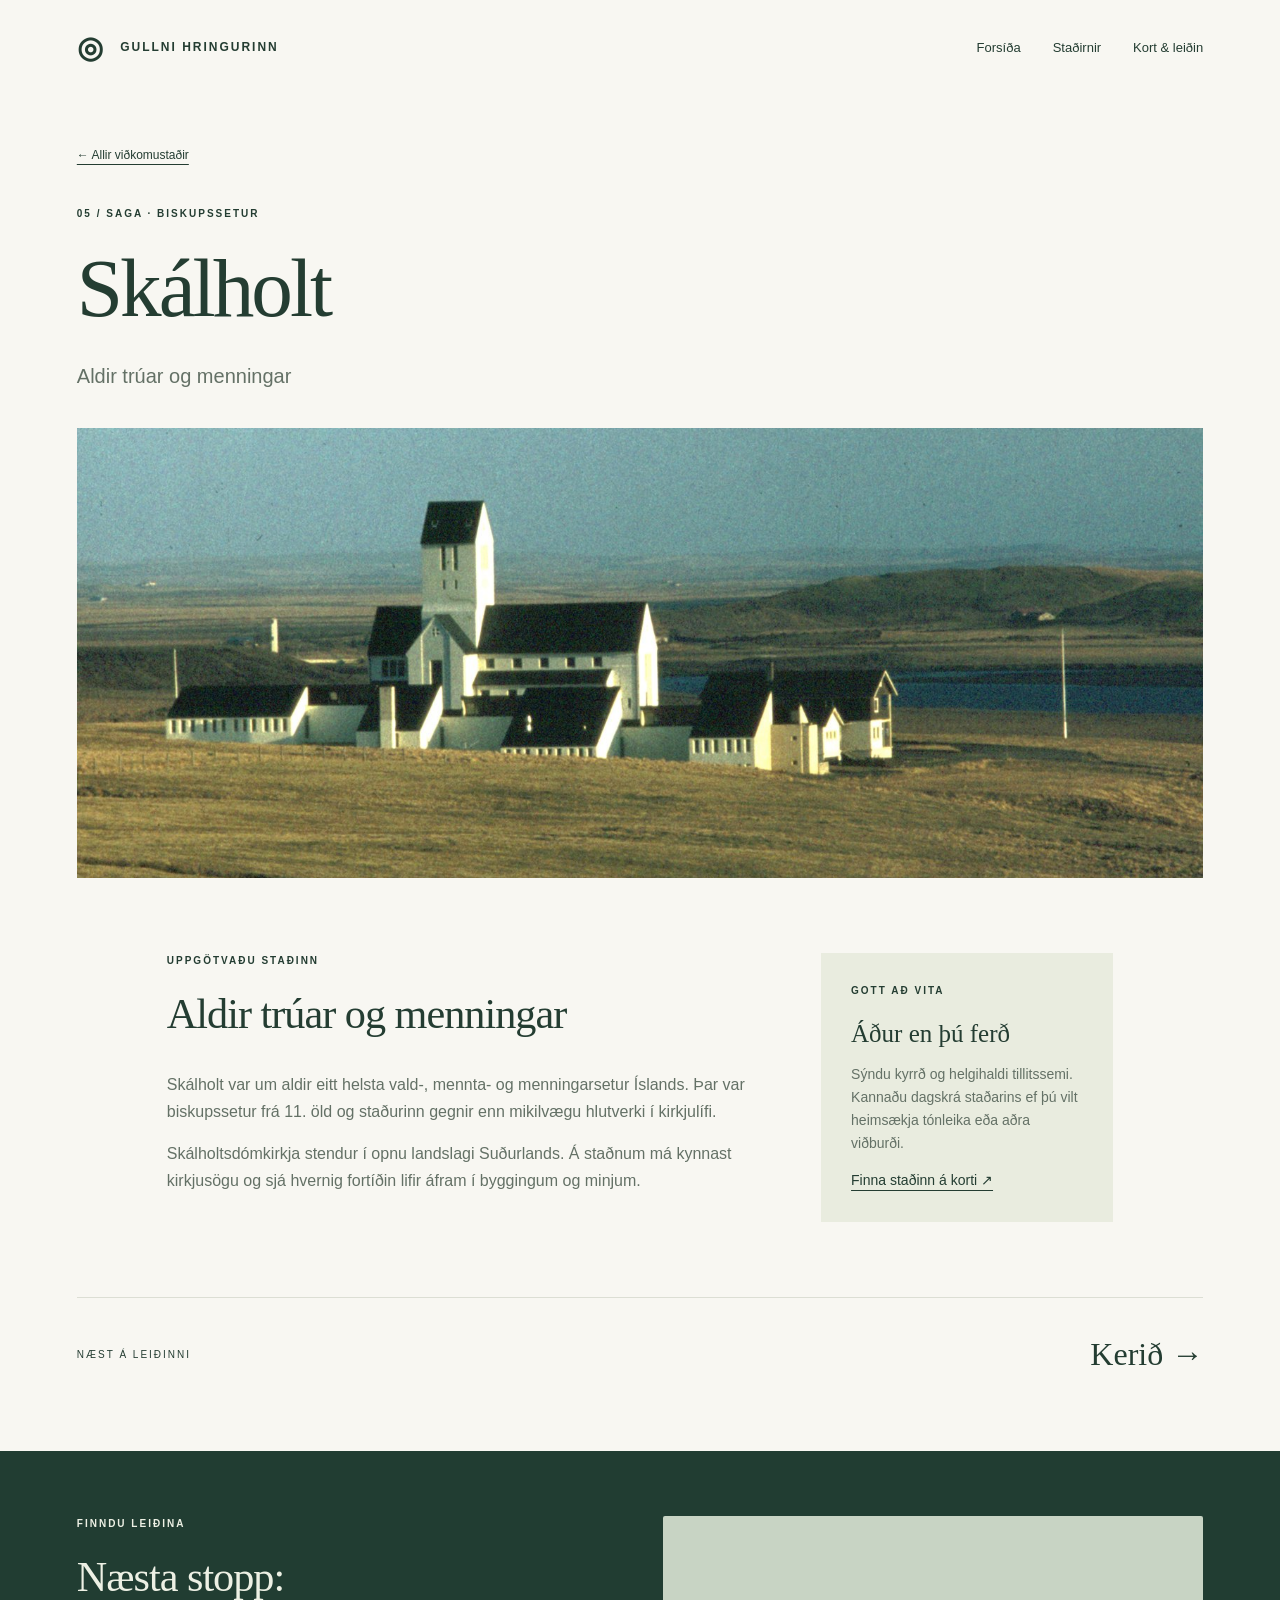
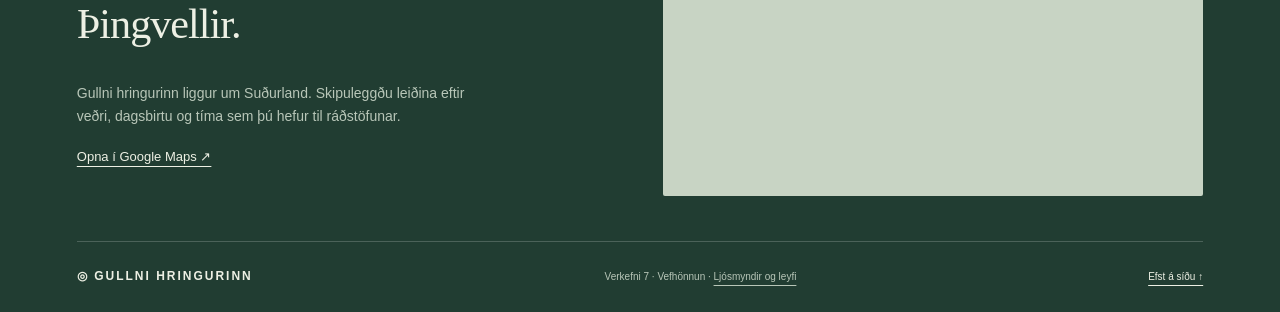
<file: verkefni-7/skalholt.html>
<!doctype html>
<html lang="is">
<head>
    <meta charset="utf-8">
    <meta name="viewport" content="width=device-width, initial-scale=1">
    <meta name="description" content="Kynntu þér Gullna hringinn, náttúru, sögu og sex áhugaverða viðkomustaði á Suðurlandi.">
    <title>Skálholt · Gullni hringurinn</title>
    <link rel="stylesheet" href="styles.css">
</head>
<body id="top"><a class="skip-link" href="#main">Beint í efni</a><header class="site-header"><a class="brand" href="index.html"><span class="brand-icon">◎</span> GULLNI HRINGURINN</a><nav aria-label="Aðalvalmynd"><a href="index.html" >Forsíða</a><a href="index.html#stadir">Staðirnir</a><a href="#kort">Kort & leiðin</a></nav></header><main id="main"><section class="detail-hero"><div><a class="breadcrumb" href="index.html#stadir">← Allir viðkomustaðir</a><p class="eyebrow">05 / Saga · Biskupssetur</p><h1>Skálholt</h1><p class="subtitle">Aldir trúar og menningar</p></div><img src="images/skalholt.jpg" alt="Skálholtsdómkirkja og byggingar staðarins árið 1980" width="1600" height="990"></section><article class="detail-content"><div><span class="eyebrow">UPPGÖTVAÐU STAÐINN</span><h2>Aldir trúar og menningar</h2><p>Skálholt var um aldir eitt helsta vald-, mennta- og menningarsetur Íslands. Þar var biskupssetur frá 11. öld og staðurinn gegnir enn mikilvægu hlutverki í kirkjulífi.</p><p>Skálholtsdómkirkja stendur í opnu landslagi Suðurlands. Á staðnum má kynnast kirkjusögu og sjá hvernig fortíðin lifir áfram í byggingum og minjum.</p></div><aside><span class="eyebrow">GOTT AÐ VITA</span><h3>Áður en þú ferð</h3><p>Sýndu kyrrð og helgihaldi tillitssemi. Kannaðu dagskrá staðarins ef þú vilt heimsækja tónleika eða aðra viðburði.</p><a href="https://www.google.com/maps/search/?api=1&amp;query=skalholt+Iceland" target="_blank" rel="noopener noreferrer">Finna staðinn á korti ↗</a></aside></article><div class="next-place"><span>NÆST Á LEIÐINNI</span><a href="kerid.html">Kerið →</a></div></main><footer id="kort"><div class="footer-intro"><span class="eyebrow">FINNDU LEIÐINA</span><h2>Næsta stopp:<br>Þingvellir.</h2><p>Gullni hringurinn liggur um Suðurland. Skipuleggðu leiðina eftir veðri, dagsbirtu og tíma sem þú hefur til ráðstöfunar.</p><a href="https://www.google.com/maps/search/?api=1&amp;query=Thingvellir+Iceland" target="_blank" rel="noopener noreferrer">Opna í Google Maps ↗</a></div><iframe title="Staðsetning Þingvalla á Google Maps" src="https://maps.google.com/maps?q=Thingvellir%20Iceland&amp;output=embed" loading="lazy" referrerpolicy="no-referrer-when-downgrade"></iframe><div class="footer-bottom"><a class="brand" href="index.html">◎ GULLNI HRINGURINN</a><p>Verkefni 7 · Vefhönnun · <a href="myndheimildir.html">Ljósmyndir og leyfi</a></p><a href="#top">Efst á síðu ↑</a></div></footer></body>
</html>
</file>
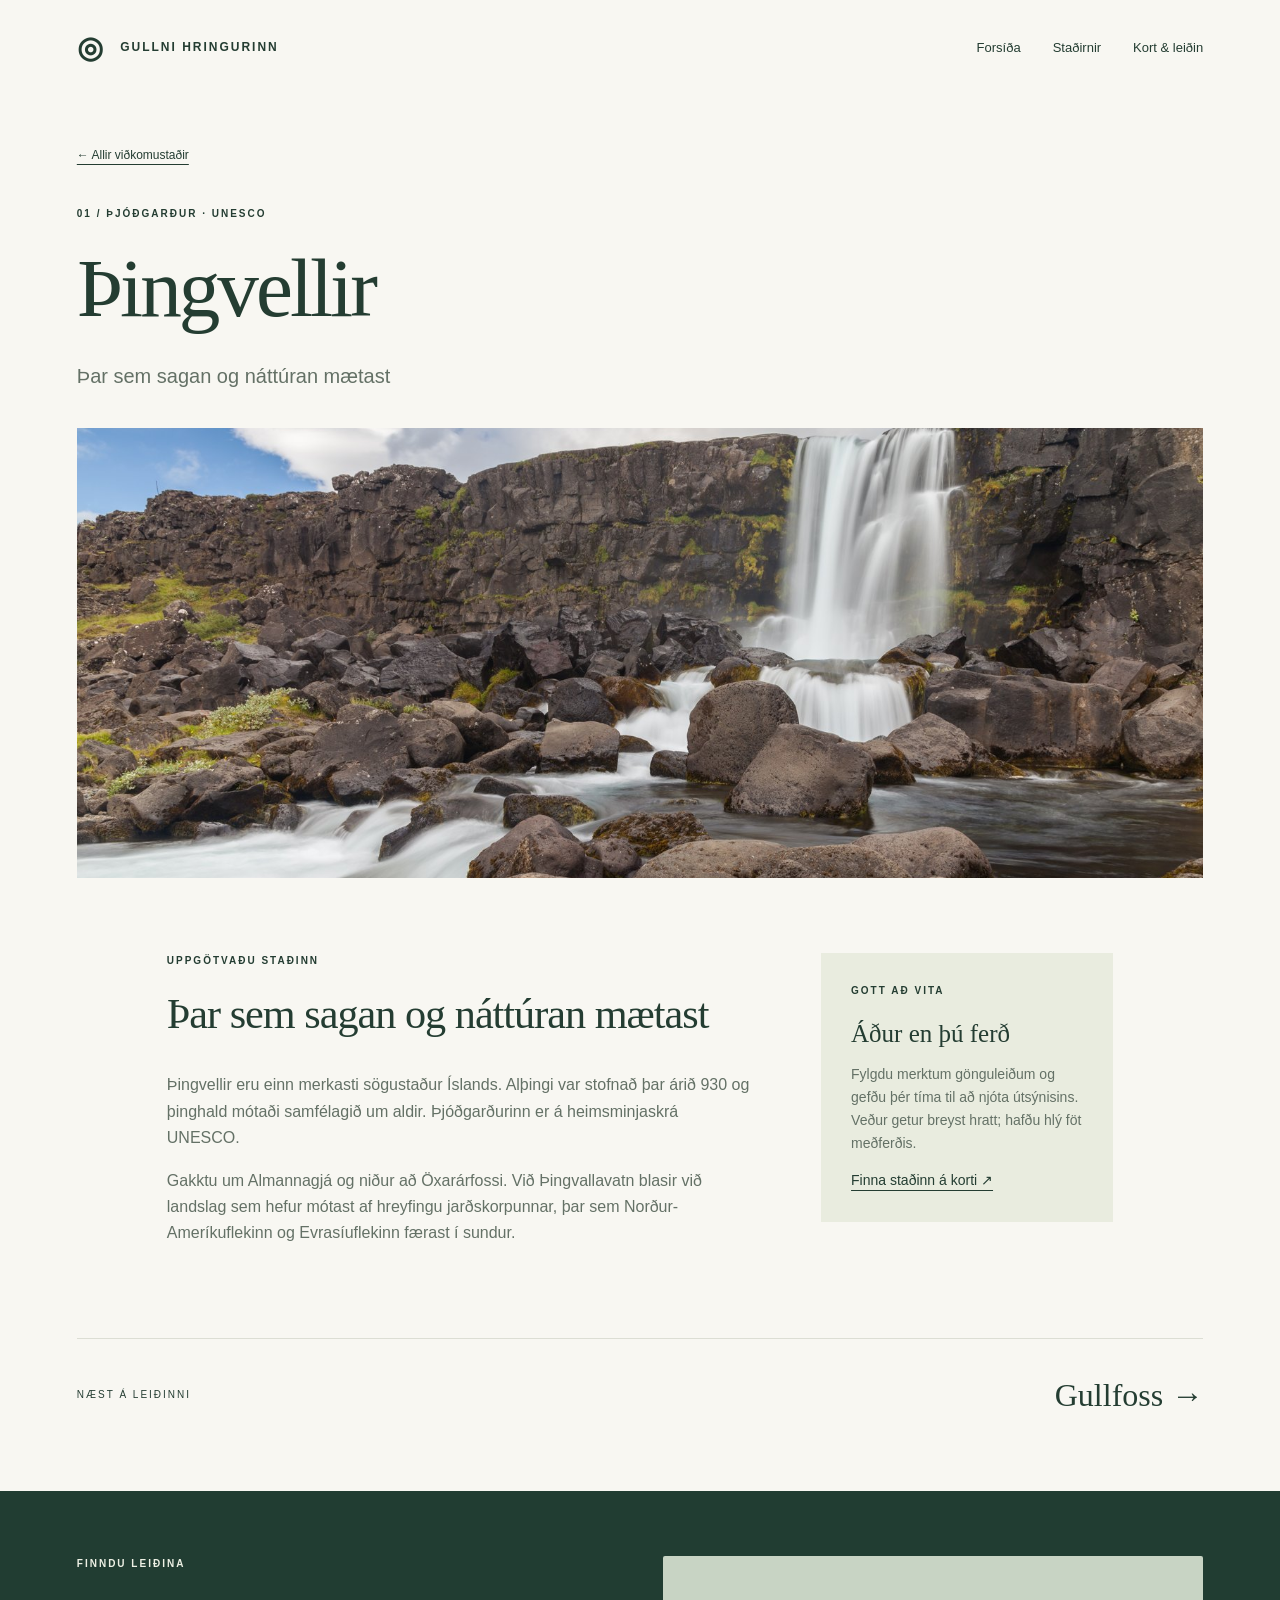
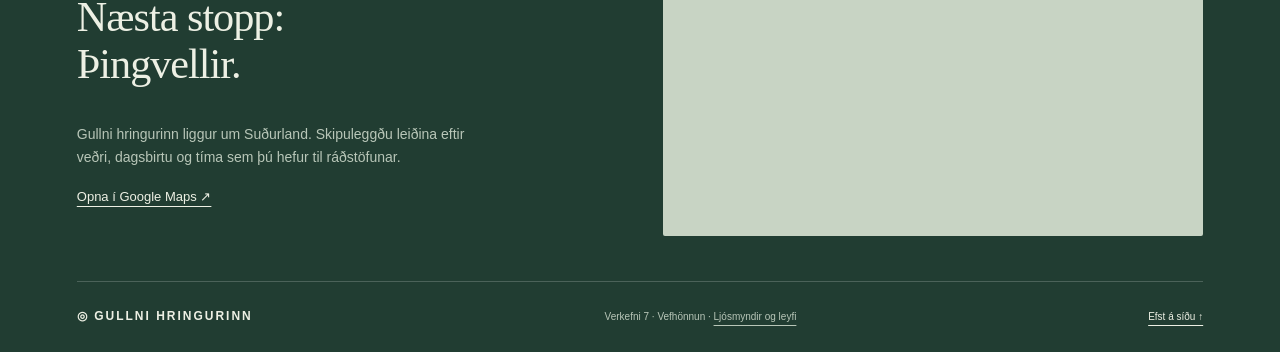
<file: verkefni-7/thingvellir.html>
<!doctype html>
<html lang="is">
<head>
    <meta charset="utf-8">
    <meta name="viewport" content="width=device-width, initial-scale=1">
    <meta name="description" content="Kynntu þér Gullna hringinn, náttúru, sögu og sex áhugaverða viðkomustaði á Suðurlandi.">
    <title>Þingvellir · Gullni hringurinn</title>
    <link rel="stylesheet" href="styles.css">
</head>
<body id="top"><a class="skip-link" href="#main">Beint í efni</a><header class="site-header"><a class="brand" href="index.html"><span class="brand-icon">◎</span> GULLNI HRINGURINN</a><nav aria-label="Aðalvalmynd"><a href="index.html" >Forsíða</a><a href="index.html#stadir">Staðirnir</a><a href="#kort">Kort & leiðin</a></nav></header><main id="main"><section class="detail-hero"><div><a class="breadcrumb" href="index.html#stadir">← Allir viðkomustaðir</a><p class="eyebrow">01 / Þjóðgarður · UNESCO</p><h1>Þingvellir</h1><p class="subtitle">Þar sem sagan og náttúran mætast</p></div><img src="images/thingvellir.jpg" alt="Öxarárfoss í Þingvallaþjóðgarði" width="1600" height="985"></section><article class="detail-content"><div><span class="eyebrow">UPPGÖTVAÐU STAÐINN</span><h2>Þar sem sagan og náttúran mætast</h2><p>Þingvellir eru einn merkasti sögustaður Íslands. Alþingi var stofnað þar árið 930 og þinghald mótaði samfélagið um aldir. Þjóðgarðurinn er á heimsminjaskrá UNESCO.</p><p>Gakktu um Almannagjá og niður að Öxarárfossi. Við Þingvallavatn blasir við landslag sem hefur mótast af hreyfingu jarðskorpunnar, þar sem Norður-Ameríkuflekinn og Evrasíuflekinn færast í sundur.</p></div><aside><span class="eyebrow">GOTT AÐ VITA</span><h3>Áður en þú ferð</h3><p>Fylgdu merktum gönguleiðum og gefðu þér tíma til að njóta útsýnisins. Veður getur breyst hratt; hafðu hlý föt meðferðis.</p><a href="https://www.google.com/maps/search/?api=1&amp;query=thingvellir+Iceland" target="_blank" rel="noopener noreferrer">Finna staðinn á korti ↗</a></aside></article><div class="next-place"><span>NÆST Á LEIÐINNI</span><a href="gullfoss.html">Gullfoss →</a></div></main><footer id="kort"><div class="footer-intro"><span class="eyebrow">FINNDU LEIÐINA</span><h2>Næsta stopp:<br>Þingvellir.</h2><p>Gullni hringurinn liggur um Suðurland. Skipuleggðu leiðina eftir veðri, dagsbirtu og tíma sem þú hefur til ráðstöfunar.</p><a href="https://www.google.com/maps/search/?api=1&amp;query=Thingvellir+Iceland" target="_blank" rel="noopener noreferrer">Opna í Google Maps ↗</a></div><iframe title="Staðsetning Þingvalla á Google Maps" src="https://maps.google.com/maps?q=Thingvellir%20Iceland&amp;output=embed" loading="lazy" referrerpolicy="no-referrer-when-downgrade"></iframe><div class="footer-bottom"><a class="brand" href="index.html">◎ GULLNI HRINGURINN</a><p>Verkefni 7 · Vefhönnun · <a href="myndheimildir.html">Ljósmyndir og leyfi</a></p><a href="#top">Efst á síðu ↑</a></div></footer></body>
</html>
</file>
<file: verkefni-7/styles.css>
:root {
    --ink: #243d32;
    --paper: #f8f7f2;
    --muted: #647166;
    --line: #dcded4;
}
* {
    box-sizing: border-box;
}
html {
    scroll-behavior: smooth;
    scroll-padding-top: 30px;
}
body {
    margin: 0;
    background: var(--paper);
    color: var(--ink);
    font-family: Arial, Helvetica, sans-serif;
    line-height: 1.65;
}
a {
    color: inherit;
    text-underline-offset: 5px;
}
a:focus-visible {
    outline: 3px solid #b47d35;
    outline-offset: 5px;
}
img {
    display: block;
    width: 100%;
    height: auto;
}
h1, h2, h3, p {
    margin-top: 0;
}
h1, h2, h3 {
    font-family: Georgia, 'Times New Roman', serif;
    font-weight: 400;
    line-height: 1.12;
}
.skip-link {
    position: absolute;
    top: -100px;
    z-index: 10;
    padding: 12px;
    background: white;
}
.skip-link:focus {
    top: 0;
}
.site-header {
    min-height: 96px;
    padding: 20px 6%;
    display: flex;
    align-items: center;
    justify-content: space-between;
    gap: 24px;
}
.brand {
    font-size: 12px;
    font-weight: 700;
    letter-spacing: 2px;
    text-decoration: none;
}
.brand-icon {
    font-size: 30px;
    vertical-align: middle;
    margin-right: 10px;
}
nav {
    display: flex;
    gap: 32px;
    font-size: 13px;
}
nav a {
    text-decoration: none;
}
nav a:hover, nav a[aria-current] {
    text-decoration: underline;
}
.hero {
    position: relative;
    margin: 0 24px;
    min-height: 620px;
    overflow: hidden;
    color: white;
    background: #304c41;
}
.hero > img {
    position: absolute;
    height: 100%;
    object-fit: cover;
}
.hero::after {
    content: '';
    position: absolute;
    inset: 0;
    background: linear-gradient(90deg, #142e28d9, #18382a20);
}
.hero-copy {
    position: relative;
    z-index: 1;
    padding: 100px 5%;
    max-width: 740px;
}
.eyebrow {
    display: block;
    font-size: 10px;
    font-weight: 700;
    letter-spacing: 2px;
    text-transform: uppercase;
    margin-bottom: 20px;
}
h1 {
    font-size: clamp(48px, 6.5vw, 88px);
    letter-spacing: -3px;
    margin-bottom: 25px;
}
h1 em {
    color: #d8ddbb;
}
.hero-copy p {
    max-width: 430px;
    font-size: 16px;
    color: #e2e9e0;
}
.button {
    display: inline-flex;
    gap: 40px;
    padding: 15px 24px;
    margin-top: 15px;
    background: #e4e8cd;
    color: var(--ink);
    text-decoration: none;
    font-size: 13px;
}
.hero-caption {
    position: absolute;
    right: 30px;
    bottom: 25px;
    z-index: 1;
    font-size: 9px;
    letter-spacing: 2px;
}
.intro {
    max-width: 750px;
    margin: 100px auto;
    padding: 0 24px;
    text-align: center;
}
h2 {
    font-size: clamp(30px, 3.3vw, 46px);
    letter-spacing: -1px;
}
.intro p {
    max-width: 590px;
    margin: 25px auto 0;
    color: var(--muted);
}
.places {
    max-width: 1320px;
    padding: 0 6%;
    margin: 0 auto 90px;
}
.section-heading {
    display: flex;
    align-items: end;
    justify-content: space-between;
    gap: 20px;
    margin-bottom: 35px;
}
.section-heading h2 {
    margin-bottom: 0;
}
.section-heading > p {
    font-size: 12px;
    color: var(--muted);
}
.grid {
    display: grid;
    grid-template-columns: repeat(3, minmax(0, 1fr));
    gap: 28px;
}
.place-card {
    border: 1px solid var(--line);
    background: #fffefa;
}
.image-link {
    display: block;
    overflow: hidden;
}
.image-link img {
    aspect-ratio: 1.6;
    object-fit: cover;
    transition: transform .3s;
}
.image-link:hover img {
    transform: scale(1.04);
}
.card-body {
    position: relative;
    padding: 27px;
}
.card-body .eyebrow {
    font-size: 8px;
    letter-spacing: 1.3px;
    padding-right: 30px;
    margin-bottom: 12px;
}
.card-number {
    position: absolute;
    right: 25px;
    top: 25px;
    color: #899586;
    font-size: 11px;
}
h3 {
    font-size: 30px;
    margin-bottom: 15px;
}
h3 a {
    text-decoration: none;
}
.card-body > p:not(.eyebrow) {
    color: var(--muted);
    font-size: 13px;
    min-height: 65px;
}
.more {
    display: flex;
    justify-content: space-between;
    border-top: 1px solid var(--line);
    padding-top: 18px;
    text-decoration: none;
    font-size: 12px;
}
.travel-note {
    margin: 0 6% 90px;
    padding: 38px;
    background: #e9ecdf;
    display: flex;
    align-items: center;
    gap: 30px;
}
.travel-note > span {
    font-size: 50px;
}
.travel-note h2 {
    font-size: 29px;
    margin-bottom: 10px;
}
.travel-note p {
    font-size: 13px;
    max-width: 560px;
    margin-bottom: 0;
}
.travel-note a {
    margin-left: auto;
    font-size: 12px;
    white-space: nowrap;
}
footer {
    background: #213d32;
    color: #edf0e4;
    padding: 65px 6% 25px;
    display: grid;
    grid-template-columns: 1fr 1fr;
    gap: 45px;
}
.footer-intro p {
    max-width: 390px;
    color: #b8c6b8;
    font-size: 14px;
}
.footer-intro a {
    font-size: 13px;
}
iframe {
    width: 100%;
    min-height: 280px;
    border: 0;
    border-radius: 2px;
    background: #c8d4c4;
}
.footer-bottom {
    grid-column: 1 / -1;
    display: flex;
    justify-content: space-between;
    align-items: center;
    gap: 20px;
    padding-top: 25px;
    border-top: 1px solid #ffffff30;
    font-size: 10px;
}
.footer-bottom p {
    margin: 0;
    color: #b8c6b8;
}
.detail-hero {
    padding: 45px 6% 0;
}
.breadcrumb {
    display: inline-block;
    margin-bottom: 40px;
    font-size: 12px;
}
.subtitle {
    color: var(--muted);
    font-size: 20px;
}
.detail-hero img {
    max-height: 450px;
    object-fit: cover;
    margin-top: 35px;
}
.detail-content {
    display: grid;
    grid-template-columns: 2fr 1fr;
    gap: 70px;
    max-width: 1100px;
    margin: 75px auto;
    padding: 0 6%;
}
.detail-content p {
    color: var(--muted);
}
.detail-content aside {
    background: #e9ecdf;
    padding: 30px;
    align-self: start;
    font-size: 14px;
}
.detail-content aside h3 {
    font-size: 25px;
}
.next-place {
    margin: 0 6% 70px;
    padding-top: 30px;
    border-top: 1px solid var(--line);
    display: flex;
    align-items: center;
    justify-content: space-between;
    gap: 20px;
}
.next-place span {
    font-size: 10px;
    letter-spacing: 2px;
}
.next-place a {
    font-family: Georgia, serif;
    font-size: 32px;
    text-decoration: none;
}
@media (max-width: 950px) {
    .grid {
        grid-template-columns: repeat(2, minmax(0, 1fr));
    }
    .travel-note {
        flex-wrap: wrap;
    }
    .travel-note a {
        margin-left: 0;
    }
    .detail-content {
        gap: 25px;
    }
    .footer-bottom {
        flex-wrap: wrap;
    }
}
@media (max-width: 600px) {
    .site-header {
        flex-direction: column;
        gap: 15px;
        padding: 18px;
    }
    nav {
        gap: 25px;
    }
    .hero {
        margin: 0 12px;
        min-height: 470px;
    }
    .hero > img, .place-card .image-link {
        display: none;
    }
    .hero-copy {
        padding: 55px 25px;
    }
    h1 {
        letter-spacing: -2px;
    }
    .hero-caption {
        display: none;
    }
    .intro {
        margin: 60px auto;
    }
    .section-heading {
        display: block;
    }
    .section-heading > p {
        margin-top: 20px;
    }
    .grid {
        grid-template-columns: 1fr;
        gap: 18px;
    }
    .card-body > p:not(.eyebrow) {
        min-height: 0;
    }
    .places {
        margin-bottom: 50px;
    }
    .travel-note {
        margin-bottom: 50px;
        padding: 25px;
        gap: 12px;
    }
    .travel-note > span {
        display: none;
    }
    footer {
        grid-template-columns: 1fr;
        padding-top: 40px;
        gap: 30px;
    }
    .footer-bottom {
        align-items: start;
        flex-direction: column;
    }
    .detail-content {
        grid-template-columns: 1fr;
        margin: 45px auto;
    }
    .detail-hero {
        padding-top: 25px;
    }
    .detail-hero img {
        min-height: 210px;
        object-fit: cover;
    }
    .next-place a {
        font-size: 25px;
    }
}
@media (prefers-reduced-motion: reduce) {
    html {
        scroll-behavior: auto;
    }
    .image-link img {
        transition: none;
    }
}

.photo-caption {
    margin-top: 12px;
    font-size: 13px;
    color: var(--muted);
}
.photo-sources {
    max-width: 1000px;
    margin: 50px auto;
    padding: 0 6%;
}
.photo-sources h1 {
    font-size: clamp(36px, 5vw, 60px);
}
.photo-sources li {
    margin: 35px 0;
}
</file>
